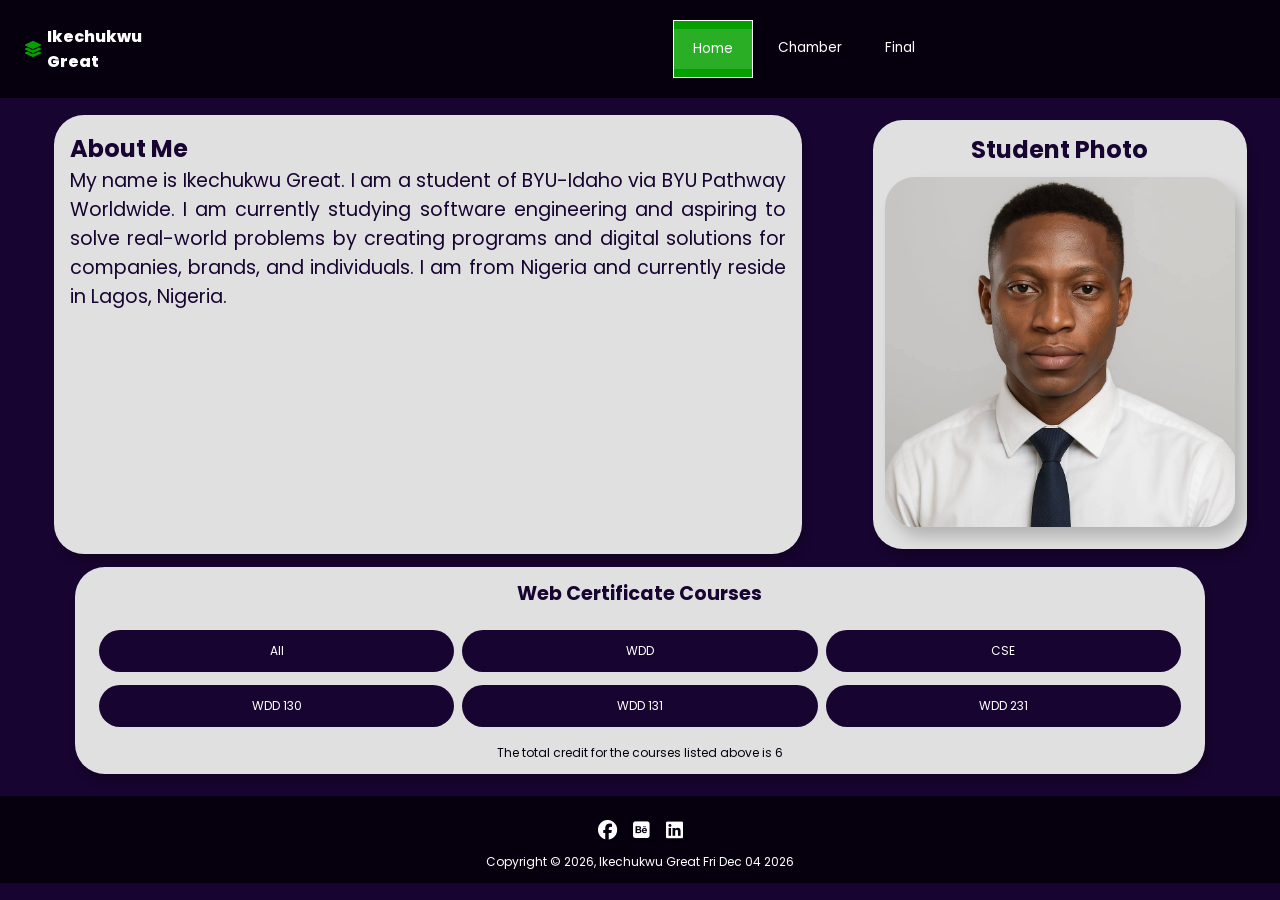
<file: index.html>
<!DOCTYPE html>
<html lang="en">

<head>
    <meta charset="UTF-8">
    <meta name="viewport" content="width=device-width, initial-scale=1.0">
    <meta name="description" content="Course homepage where my other projects for the term can easily be accessed">
    <meta name="author" content="Ikechukwu Great">
    <meta property="og:title" content="home page for wdd231 projects">
    <meta property="og:description" content="This act as a home for all my project 
    for wdd231. There are navigation sites to other projects">
    <link rel="icon" href="Images/homepage_icon.ico" type="image/x-icon">

    <link rel="stylesheet" href="styles/style_small.css">
    <link rel="stylesheet" href="styles/style_large.css">
    <script src="scripts/date.js" defer></script>
    <script src="scripts/menu.js" defer></script>
    <link rel="stylesheet" href="https://cdnjs.cloudflare.com/ajax/libs/font-awesome/6.5.0/css/all.min.css"
        crossorigin="anonymous" referrerpolicy="no-referrer" />
    <link rel="preconnect" href="https://fonts.googleapis.com">
    <link rel="preconnect" href="https://fonts.gstatic.com" crossorigin>
    <link href="https://fonts.googleapis.com/css2?family=Poppins:wght@400;700;800&display=swap" rel="stylesheet">
    <title>Course Home Page</title>
</head>

<body>

    <header>
        <div class="logo-container">
            <i class="fa-solid fa-layer-group"></i>
            <span>Ikechukwu Great</span>
        </div>

       
        <button class="hambugger-icon" id="nav-btn" aria-expanded="false"></button>

       
        <nav id="nav-bar" class="navigation">
            <ul>
                <li class="active"><a href="#">Home</a></li>
                <li><a href="chamber/index.html">Chamber</a></li>
                <li><a href="#">Final</a></li>
            </ul>
        </nav>

    </header>


    <main>
        <h1 class="heading">HOME</h1>

        <section class="about-me-section">
            <h2>About Me</h2>
            <p>
                My name is Ikechukwu Great. I am a student of BYU-Idaho via BYU Pathway Worldwide. I am currently
                studying software engineering and aspiring to solve real-world problems by creating programs and
                digital solutions for companies, brands, and individuals. I am from Nigeria and currently
                reside in Lagos, Nigeria.
            </p>
        </section>

        <section class="image-section">
            <h2>Student Photo</h2>
            <img src="Images/myimage.jpg" alt="Photo of Ikechukwu Great">
        </section>

        <section class="web-certificate-section">
            <h2>Web Certificate Courses</h2>
            <div class="course-container">
               
                <div class="courses">All</div>
                <div class="courses">WDD</div>
                <div class="courses">CSE</div>
                <div class="courses" id="course1">WDD 130</div>
                <div class="courses"  id="course2">WDD 131</div>
                <div class="courses"  id="course3">WDD 231</div>
            </div>
            <p class="point">The total credit for the courses listed above is 6</p>
        </section>

        <dialog id="courseInfo">
            <h2 id="courseTitle"></h2>
            <p id="courseDescription"></p>
            <button id="closeDialog">close</button>
        </dialog>

    </main>

    <footer>
        <div class="socialmedi-container">
            
            <a href="#" aria-label="Facebook"><i class="fa-brands fa-facebook"></i></a>
            <a href="https://www.behance.net/greatichimere" aria-label="Behance" target="_blank" rel="noopener">
                <i class="fa-brands fa-square-behance"></i>
            </a>
            <a href="https://www.linkedin.com/in/ikechukwu-great" aria-label="LinkedIn" target="_blank" rel="noopener">
                <i class="fa-brands fa-linkedin"></i>
            </a>
        </div>


        <p>Copyright &copy; <span id="current-year"></span>, Ikechukwu Great
            <span id="lastModified"></span>
        </p>
    </footer>

</body>
</html>
</file>
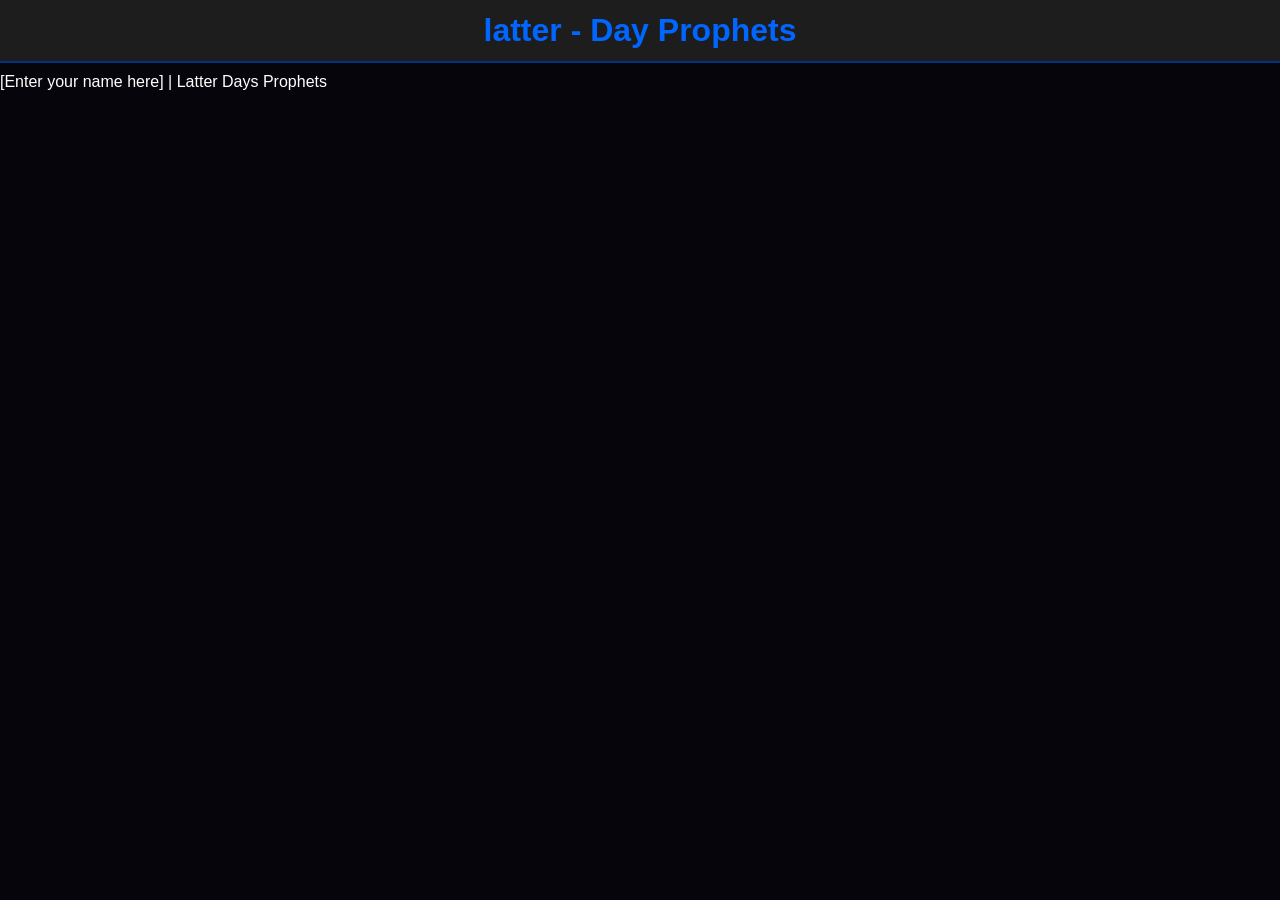
<file: prophets.html>
<!DOCTYPE html>
<html lang="en">
<head>
    <meta charset="UTF-8">
    <meta name="viewport" content="width=device-width, initial-scale=1.0">
    <meta name="description" content="Usig APIs to dynmically build latter-day-prophets web page">
    <meta name="author" content="Ikechukwu Great">
    <link rel="stylesheet" href="styles/prophets.css">
    <script src="scripts/prophets.js" defer></script>
    <title> Latter Days Prophets - websites </title>
</head>
<body>
    <header>
        <h1>latter - Day Prophets </h1>
    </header>

    <main>
        <div id="cards"></div>
    </main>

    <footer>
        [Enter your name here] | Latter Days Prophets
    </footer>
    
</body>
</html>
</file>
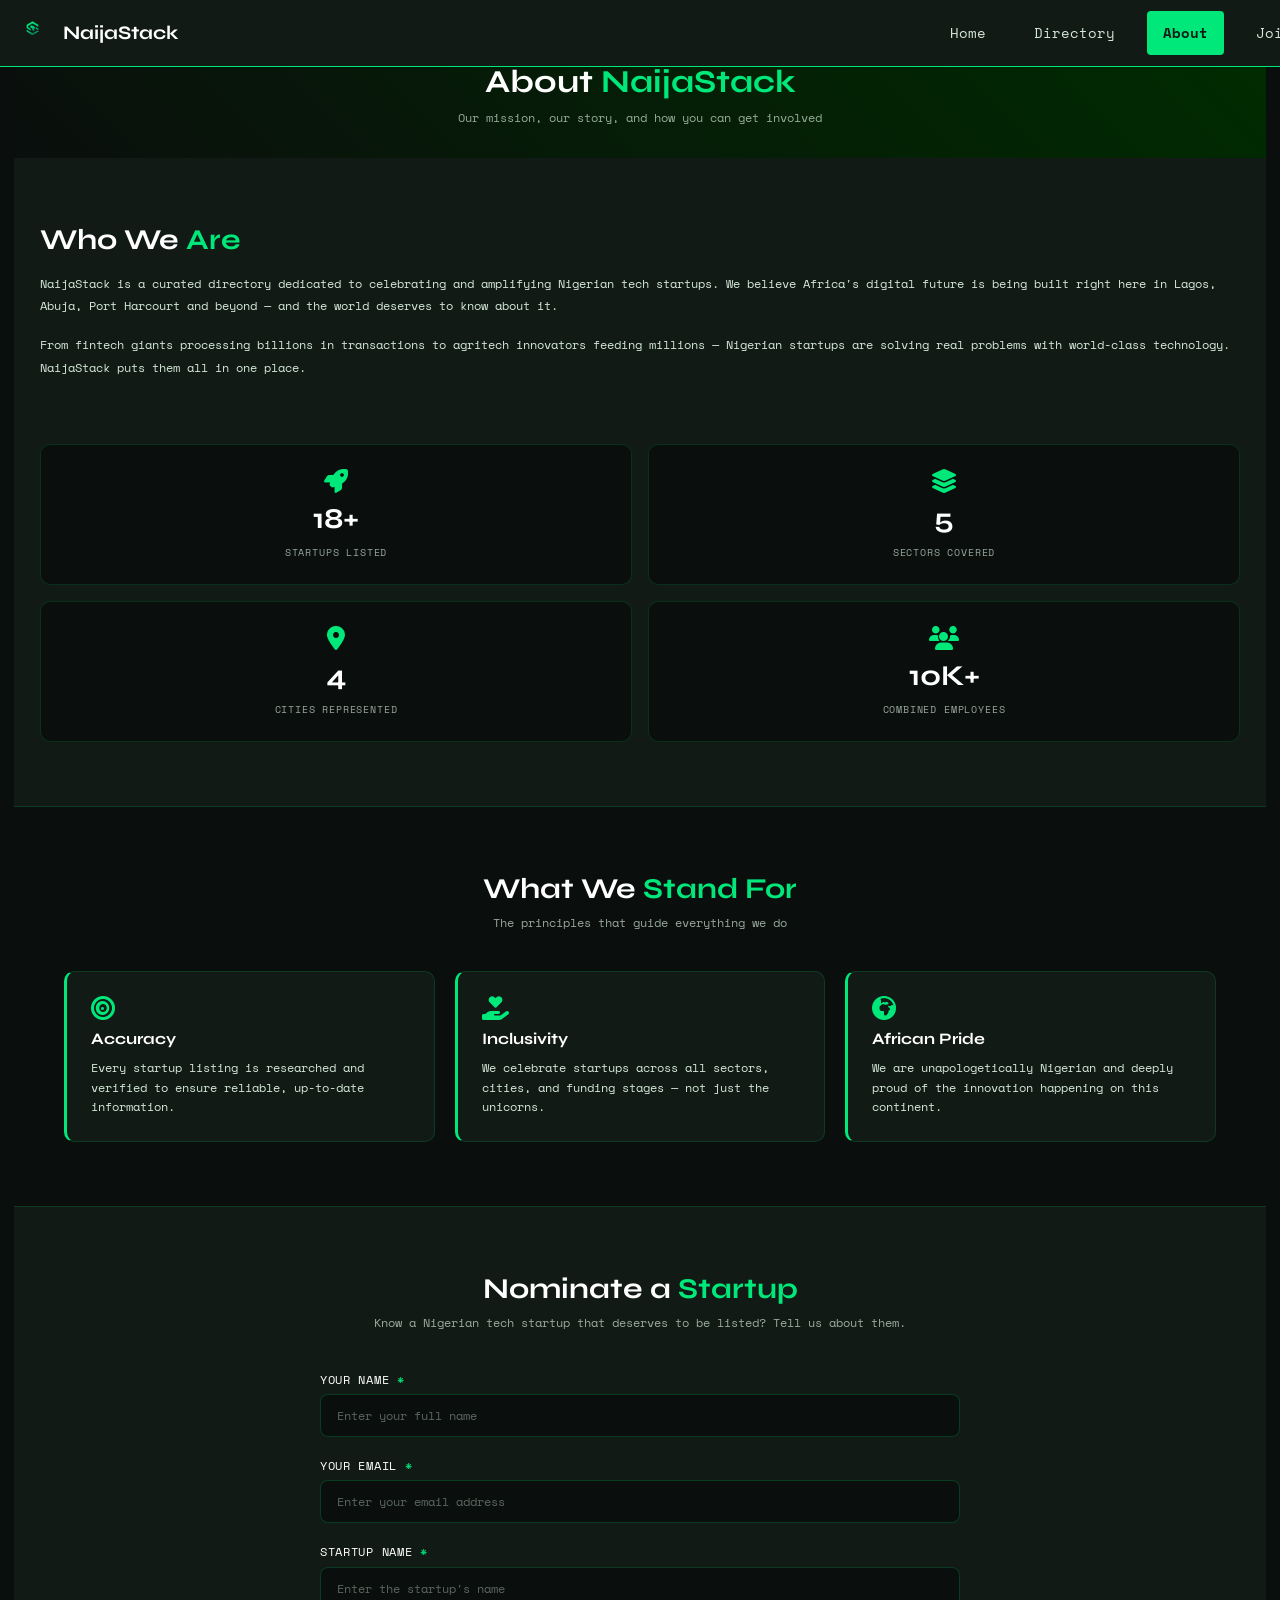
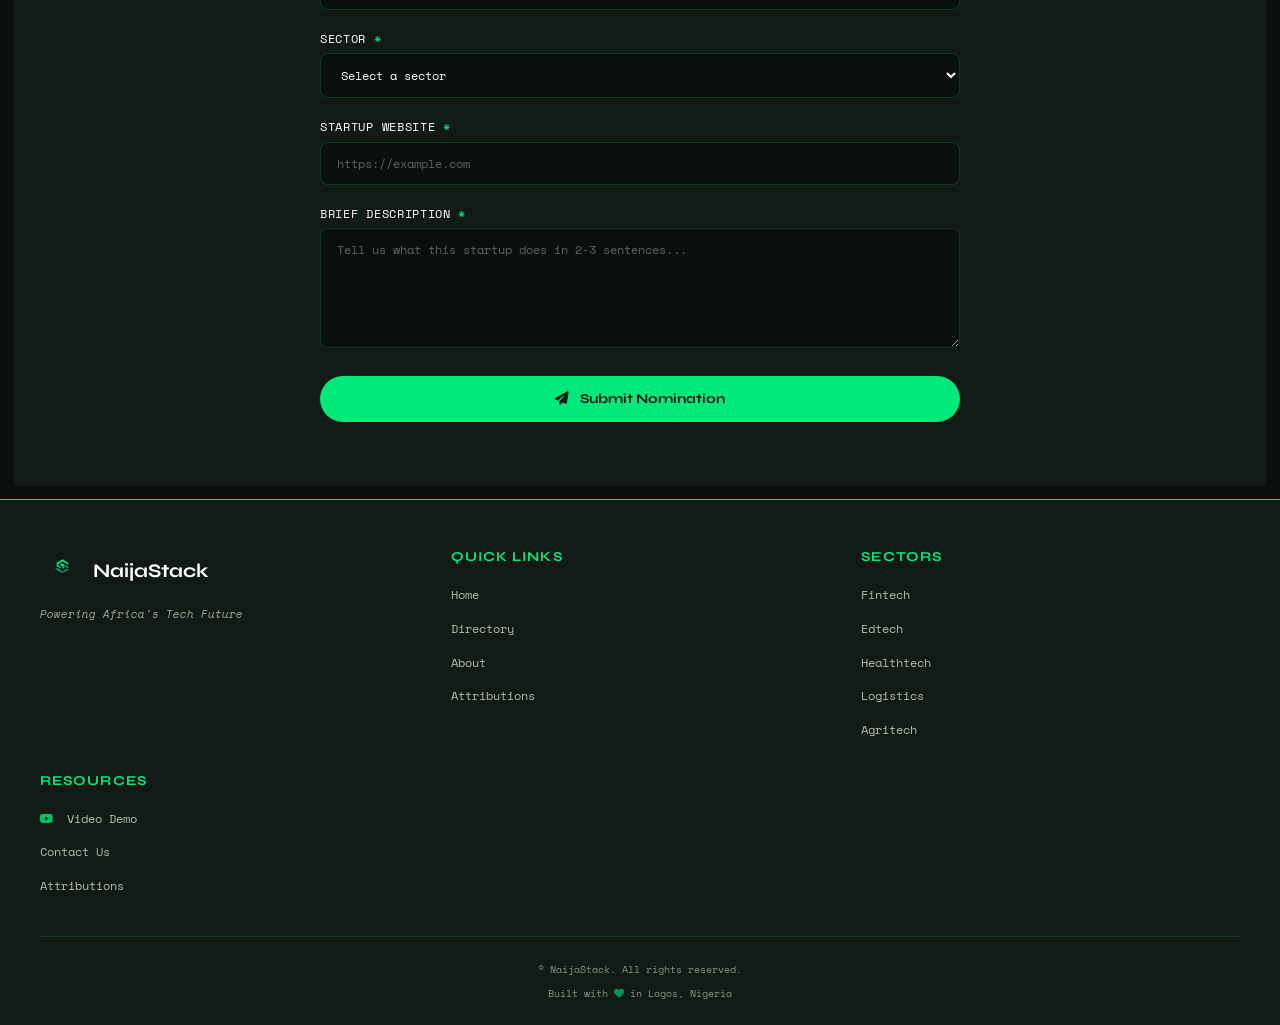
<file: finalproject/about.html>
<!DOCTYPE html>
<html lang="en">

<head>
  <meta charset="UTF-8">
  <meta name="viewport" content="width=device-width, initial-scale=1.0">
  <meta name="description"
    content="Learn about NaijaStack, our mission to showcase Nigerian tech startups, and nominate a startup to be listed in our directory.">
  <meta name="author" content="Greatdev655">

  <!-- Open Graph -->
  <meta property="og:title" content="NaijaStack | About Us">
  <meta property="og:description"
    content="Learn about NaijaStack and nominate a Nigerian tech startup to be listed in our directory.">
  <meta property="og:image" content="images/og-image.webp">
  <meta property="og:type" content="website">

  <title>NaijaStack | About Us</title>

  <link rel="icon" href="images/favicon.ico">
  <link rel="stylesheet" href="styles/base.css">
  <link rel="stylesheet" href="styles/base_large.css">
  <link rel="stylesheet" href="https://cdnjs.cloudflare.com/ajax/libs/font-awesome/6.5.0/css/all.min.css">
  <link
    href="https://fonts.googleapis.com/css2?family=Syne:wght@400;700;800&family=Space+Mono:wght@400;700&display=swap"
    rel="stylesheet">
  <script defer src="scripts/main.js"></script>
</head>

<body>

  <!-- ======= HEADER ======= -->
  <header>
    <div class="logo_container">

      <img src="images/naijastacklogo .webp" alt="NaijaStack logo">
      <h2>NaijaStack</h2>
    </div>

    <nav class="navigation">
      <ul>
        <li><a href="index.html">Home</a></li>
        <li><a href="directory.html">Directory</a></li>
        <li><a href="about.html" class="active">About</a></li>
        <li><a href="about.html#contact">Join</a></li>
      </ul>
    </nav>

    <div class="hamburgger-menu">
      <button id="menu-btn"><i class="fa-solid fa-bars"></i></button>
    </div>
  </header>

  <main>

    <!-- ======= PAGE HERO ======= -->
    <section class="page-hero">
      <h1>About <span>NaijaStack</span></h1>
      <p>Our mission, our story, and how you can get involved</p>
    </section>

    <!-- ======= MISSION SECTION ======= -->
    <section class="mission-section">
      <div class="mission-container">

        <div class="mission-text">
          <h2>Who We <span>Are</span></h2>
          <p>NaijaStack is a curated directory dedicated to celebrating and amplifying Nigerian tech startups. We
            believe Africa's digital future is being built right here in Lagos, Abuja, Port Harcourt and beyond — and
            the world deserves to know about it.</p>
          <p>From fintech giants processing billions in transactions to agritech innovators feeding millions — Nigerian
            startups are solving real problems with world-class technology. NaijaStack puts them all in one place.</p>
        </div>

        <div class="mission-stats">
          <div class="mission-stat-card">
            <i class="fa-solid fa-rocket"></i>
            <h3>18+</h3>
            <p>Startups Listed</p>
          </div>
          <div class="mission-stat-card">
            <i class="fa-solid fa-layer-group"></i>
            <h3>5</h3>
            <p>Sectors Covered</p>
          </div>
          <div class="mission-stat-card">
            <i class="fa-solid fa-location-dot"></i>
            <h3>4</h3>
            <p>Cities Represented</p>
          </div>
          <div class="mission-stat-card">
            <i class="fa-solid fa-users"></i>
            <h3>10K+</h3>
            <p>Combined Employees</p>
          </div>
        </div>

      </div>
    </section>

    <!-- ======= VALUES SECTION ======= -->
    <section class="values-section">
      <div class="section-header">
        <h2>What We <span>Stand For</span></h2>
        <p>The principles that guide everything we do</p>
      </div>

      <div class="values-grid">
        <div class="value-card">
          <i class="fa-solid fa-bullseye"></i>
          <h3>Accuracy</h3>
          <p>Every startup listing is researched and verified to ensure reliable, up-to-date information.</p>
        </div>
        <div class="value-card">
          <i class="fa-solid fa-hand-holding-heart"></i>
          <h3>Inclusivity</h3>
          <p>We celebrate startups across all sectors, cities, and funding stages — not just the unicorns.</p>
        </div>
        <div class="value-card">
          <i class="fa-solid fa-globe-africa"></i>
          <h3>African Pride</h3>
          <p>We are unapologetically Nigerian and deeply proud of the innovation happening on this continent.</p>
        </div>
      </div>
    </section>

    <!-- ======= CONTACT / NOMINATION FORM ======= -->
    <section class="contact-section" id="contact">
      <div class="section-header">
        <h2>Nominate a <span>Startup</span></h2>
        <p>Know a Nigerian tech startup that deserves to be listed? Tell us about them.</p>
      </div>

      <form class="nomination-form" action="thankyou.html" method="get">

        <div class="form-group">
          <label for="your-name">Your Name <span class="required">*</span></label>
          <input type="text" id="your-name" name="name" placeholder="Enter your full name" required>
        </div>

        <div class="form-group">
          <label for="your-email">Your Email <span class="required">*</span></label>
          <input type="email" id="your-email" name="email" placeholder="Enter your email address" required>
        </div>

        <div class="form-group">
          <label for="startup-name">Startup Name <span class="required">*</span></label>
          <input type="text" id="startup-name" name="startup" placeholder="Enter the startup's name" required>
        </div>

        <div class="form-group">
          <label for="startup-sector">Sector <span class="required">*</span></label>
          <select id="startup-sector" name="sector" required>
            <option value="" disabled selected>Select a sector</option>
            <option value="Fintech">Fintech</option>
            <option value="Edtech">Edtech</option>
            <option value="Healthtech">Healthtech</option>
            <option value="Logistics">Logistics</option>
            <option value="Agritech">Agritech</option>
            <option value="Other">Other</option>
          </select>
        </div>

        <div class="form-group">
          <label for="startup-website">Startup Website <span class="required">*</span></label>
          <input type="url" id="startup-website" name="website" placeholder="https://example.com" required>
        </div>

        <div class="form-group">
          <label for="startup-description">Brief Description <span class="required">*</span></label>
          <textarea id="startup-description" name="description"
            placeholder="Tell us what this startup does in 2-3 sentences..." rows="4" required></textarea>
        </div>

        <button type="submit" class="submit-btn">
          <i class="fa-solid fa-paper-plane"></i> Submit Nomination
        </button>

      </form>
    </section>

  </main>

  <!-- ======= FOOTER ======= -->
  <footer>
    <div class="footer-container">
      <div class="footer-brand">
        <div class="logo_container">
          <img src="images/naijastacklogo .webp" alt="NaijaStack logo">
          <h2>NaijaStack</h2>
        </div>
        <p class="footer-tagline">Powering Africa's Tech Future</p>
      </div>

      <div class="footer-links">
        <h4>Quick Links</h4>
        <ul>
          <li><a href="index.html">Home</a></li>
          <li><a href="directory.html">Directory</a></li>
          <li><a href="about.html">About</a></li>
          <li><a href="attributions.html">Attributions</a></li>
        </ul>
      </div>

      <div class="footer-links">
        <h4>Sectors</h4>
        <ul>
          <li><a href="directory.html?sector=Fintech">Fintech</a></li>
          <li><a href="directory.html?sector=Edtech">Edtech</a></li>
          <li><a href="directory.html?sector=Healthtech">Healthtech</a></li>
          <li><a href="directory.html?sector=Logistics">Logistics</a></li>
          <li><a href="directory.html?sector=Agritech">Agritech</a></li>
        </ul>
      </div>

      <div class="footer-links">
        <h4>Resources</h4>
        <ul>
          <li>
            <a href="https://youtube.com" target="_blank" rel="noopener noreferrer">
              <i class="fa-brands fa-youtube"></i> Video Demo
            </a>
          </li>
          <li><a href="about.html">Contact Us</a></li>
          <li><a href="attributions.html">Attributions</a></li>
        </ul>
      </div>
    </div>

    <div class="footer-bottom">
      <p>&copy; <span id="current-year"></span> NaijaStack. All rights reserved.</p>
      <p>Built with <i class="fa-solid fa-heart" style="color: var(--primary-accent);"></i> in Lagos, Nigeria</p>
    </div>
  </footer>



</body>

</html>
</file>
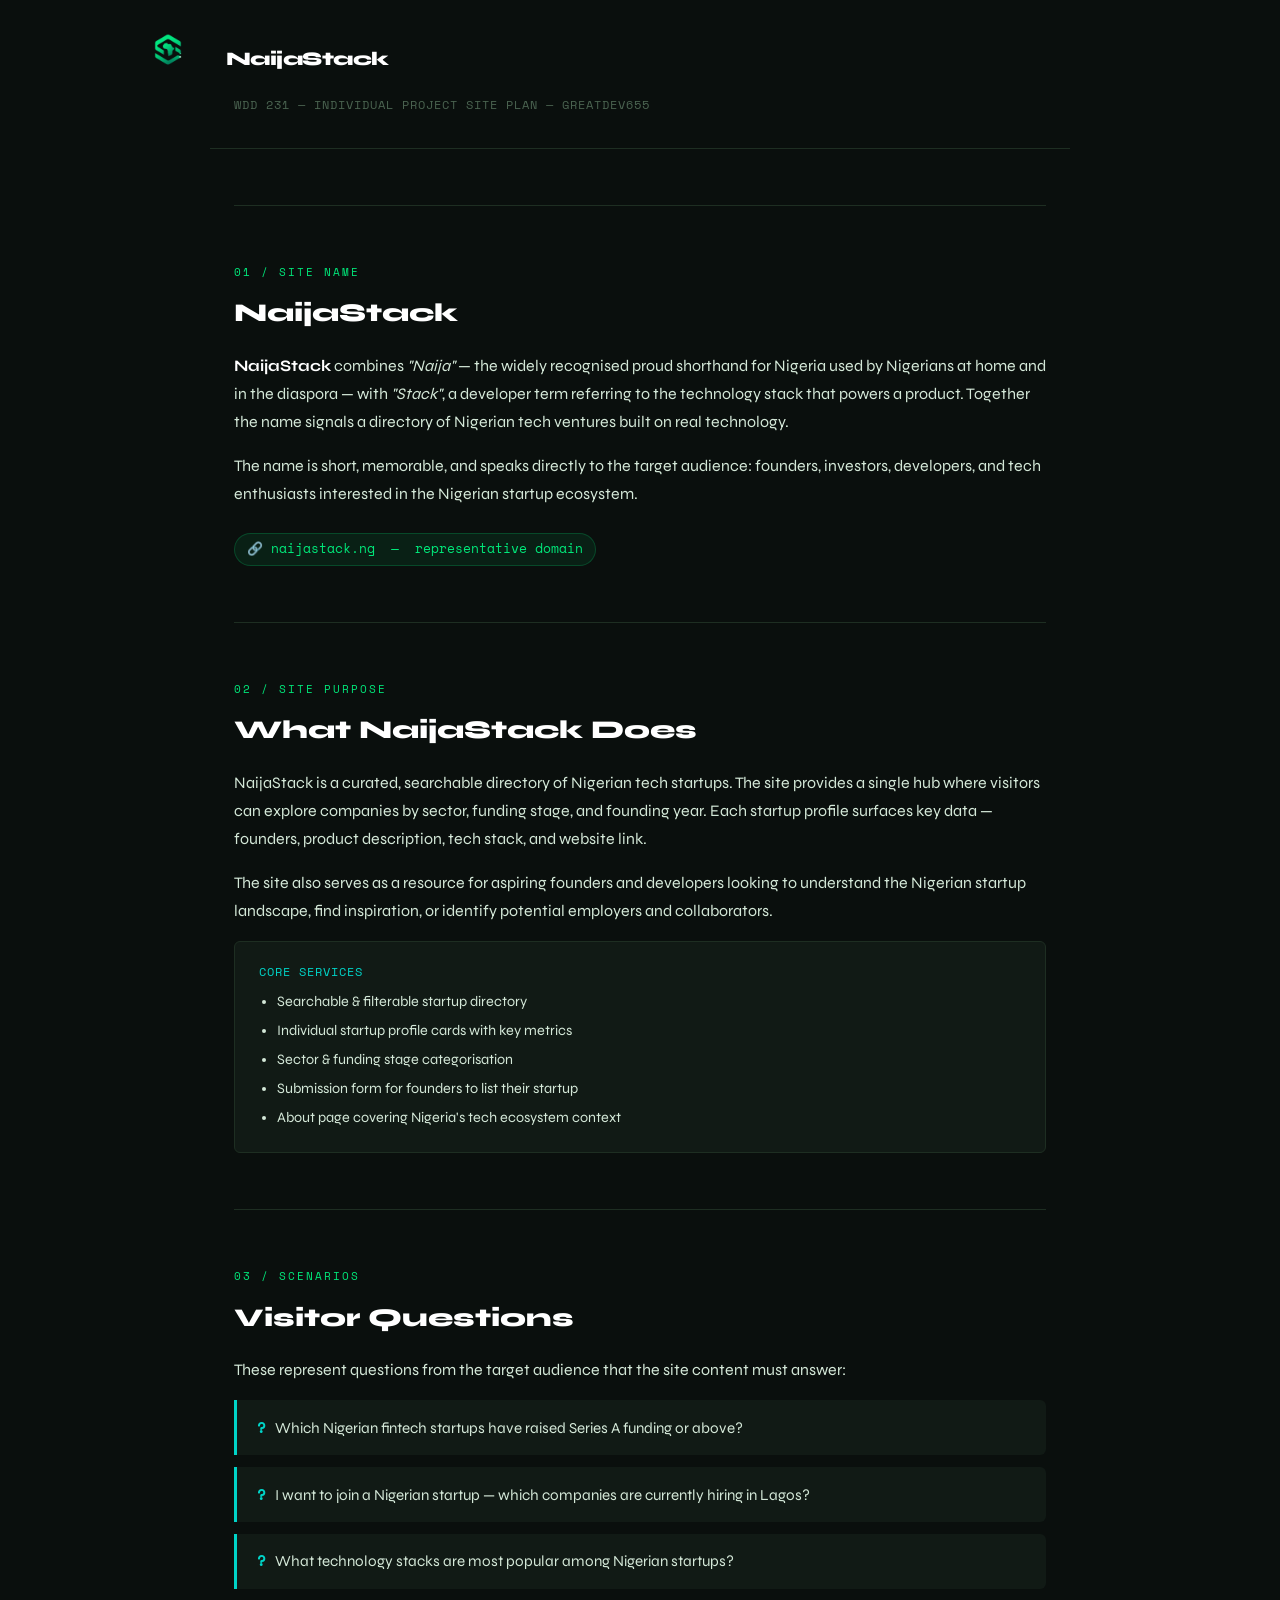
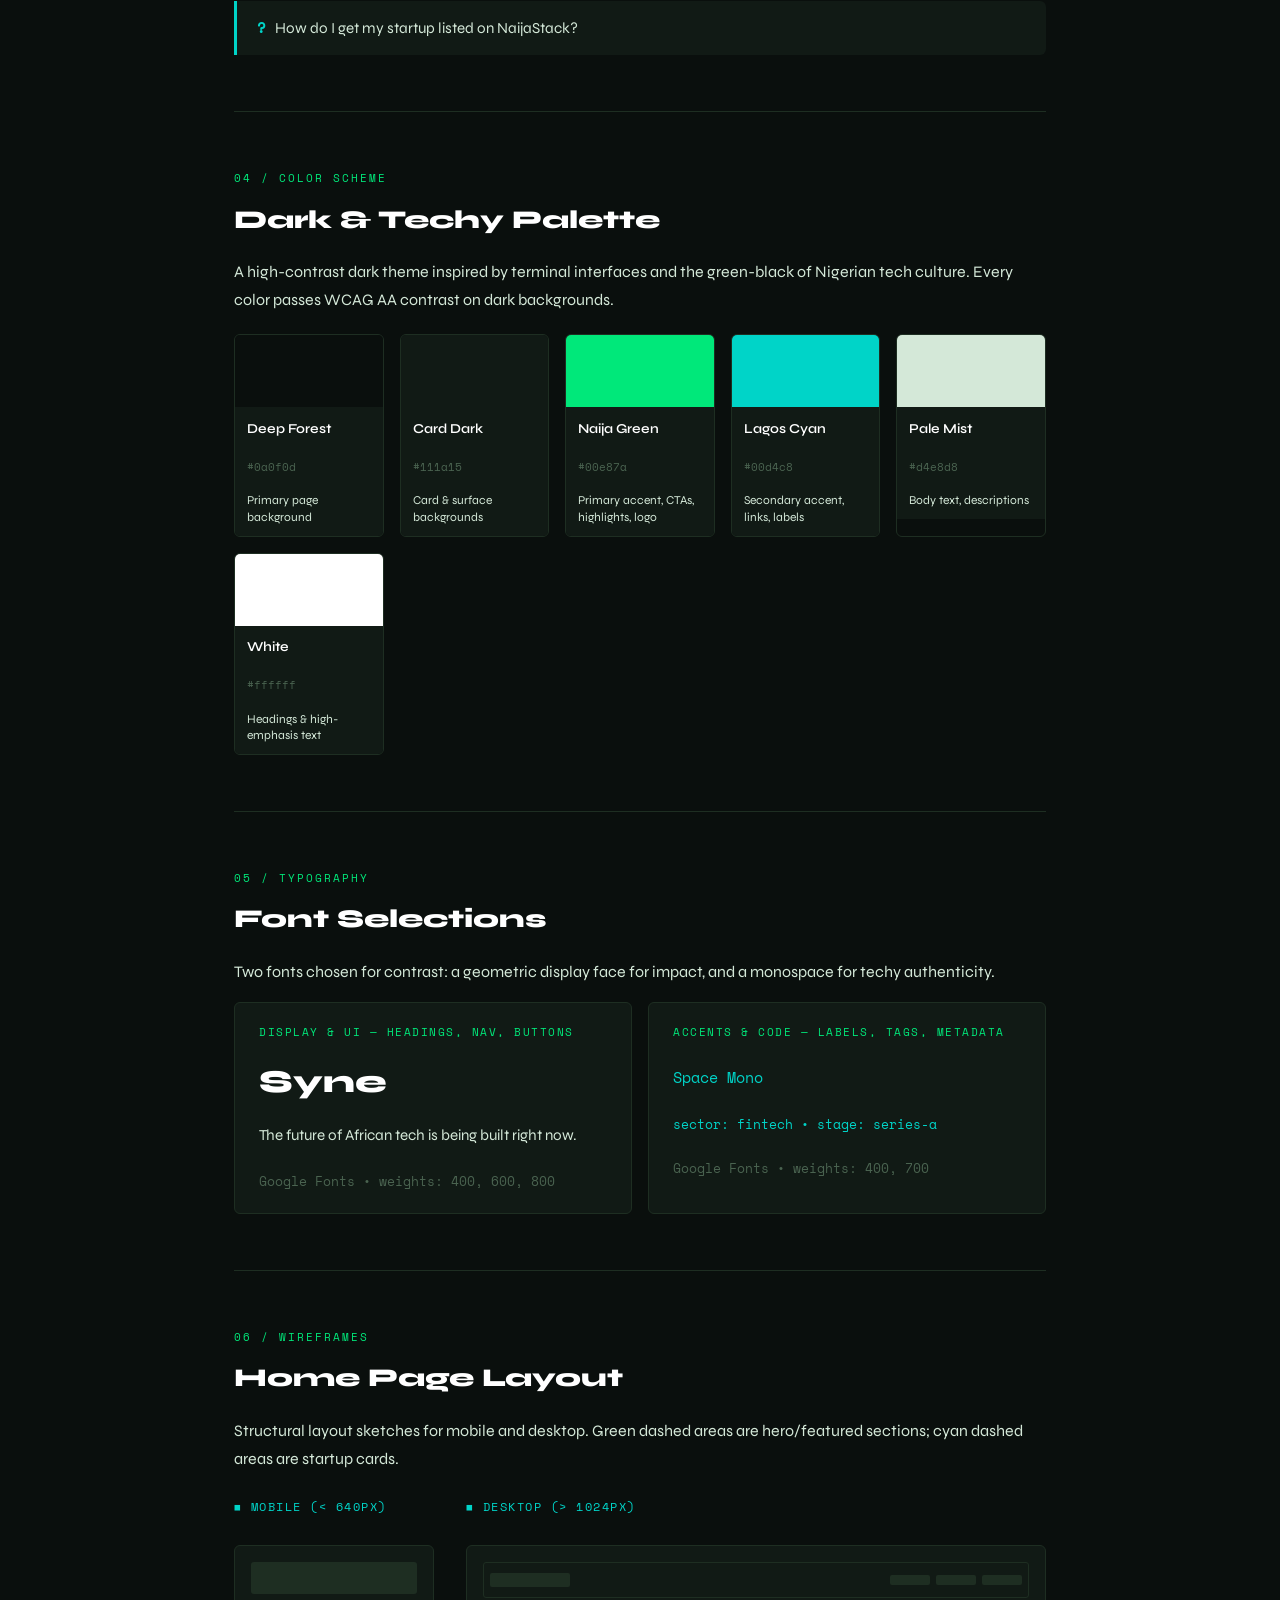
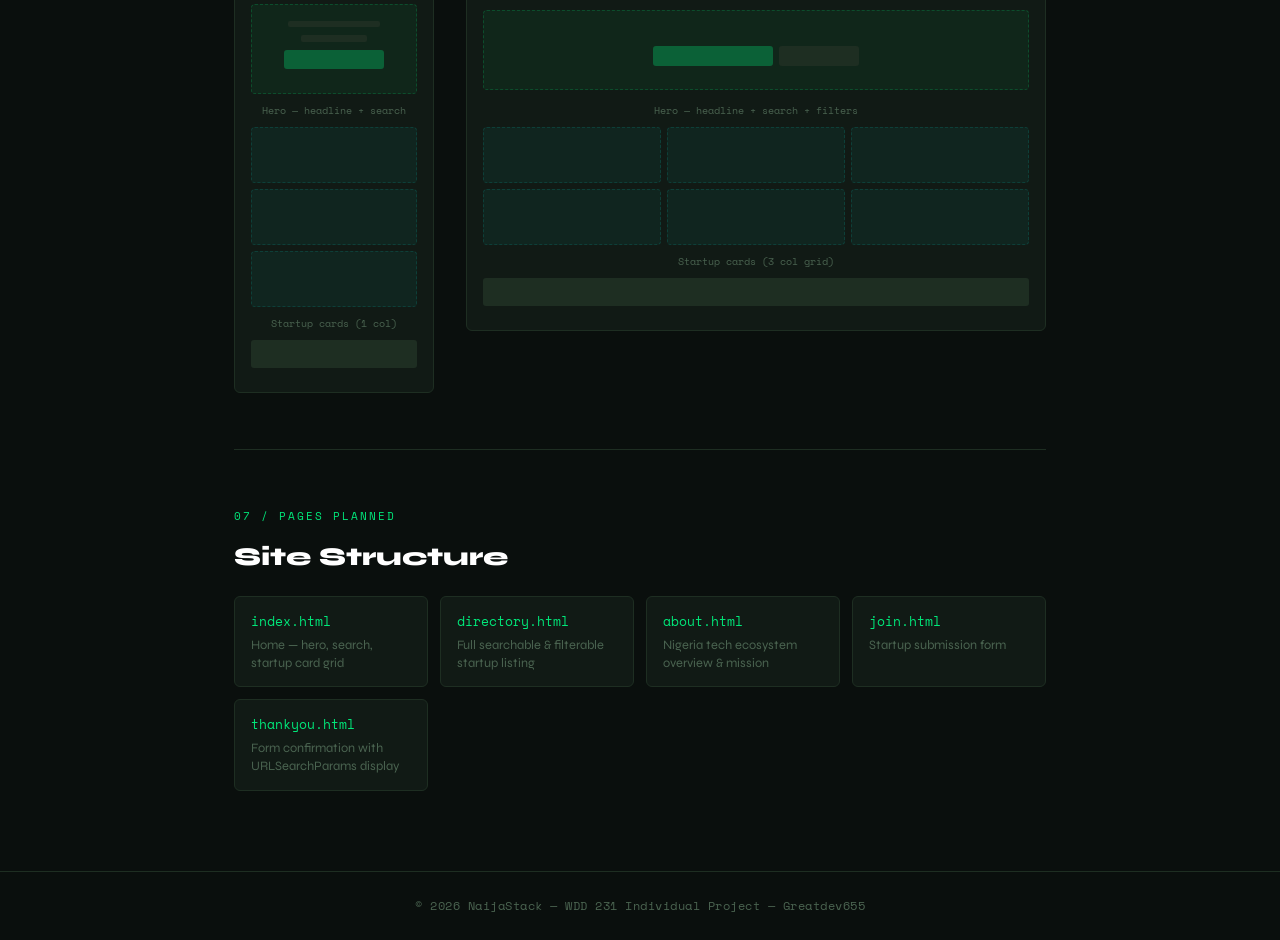
<file: finalproject/siteplan.html>
<!DOCTYPE html>
<html lang="en">

<head>
    <meta charset="UTF-8">
    <meta name="viewport" content="width=device-width, initial-scale=1.0">
    <meta name="description"
        content="Site plan for NaijaStack, a directory of Nigerian tech startups. Includes site name, purpose, scenarios, color scheme, typography, wireframes, and planned pages.">
     
        <link rel="preconnect" href="https://fonts.googleapis.com" />
    <link rel="preconnect" href="https://fonts.gstatic.com" crossorigin />
    <link rel="icon" href="Images/favicon (1).ico" type="image/x-icon">
    <link
        href="https://fonts.googleapis.com/css2?family=Space+Mono:wght@400;700&family=Syne:wght@400;600;800&display=swap"
        rel="stylesheet">
    <link rel="stylesheet" href="styles/siteplan.css">
    <title> NaijaStack Site Plan</title>
</head>

<body>
    <header>
        <div class="logo-container">
            <img src="images/naijastacklogo .webp" alt="naijastack logo" class="logo_img">
            <h2>NaijaStack</h2>
        </div>
        <p class="tagline">WDD 231 &mdash; Individual Project Site Plan &mdash; Greatdev655</p>
    </header>

    <main>

        <!-- SITE NAME -->
        <section>
            <p class="section-label">01 / Site Name</p>
            <h2>NaijaStack</h2>
            <p>
                <strong style="color:var(--heading)">NaijaStack</strong> combines <em>"Naija"</em> — the widely
                recognised proud shorthand for Nigeria used by Nigerians at home and in the diaspora — with
                <em>"Stack"</em>, a developer term referring to the technology stack that powers a product. Together the
                name signals a directory of Nigerian tech ventures built on real technology.
            </p>
            <p>
                The name is short, memorable, and speaks directly to the target audience: founders, investors,
                developers, and tech enthusiasts interested in the Nigerian startup ecosystem.
            </p>
            <div class="domain-chip">&#128279; naijastack.ng &nbsp;—&nbsp; representative domain</div>
        </section>

        <!-- SITE PURPOSE -->
        <section>
            <p class="section-label">02 / Site Purpose</p>
            <h2>What NaijaStack Does</h2>
            <p>
                NaijaStack is a curated, searchable directory of Nigerian tech startups. The site provides a single hub
                where visitors can explore companies by sector, funding stage, and founding year. Each startup profile
                surfaces key data — founders, product description, tech stack, and website link.
            </p>
            <p>
                The site also serves as a resource for aspiring founders and developers looking to understand the
                Nigerian startup landscape, find inspiration, or identify potential employers and collaborators.
            </p>
            <div class="card">
                <p class="card-label">Core Services</p>
                <ul style="padding-left:1.1rem; color:var(--text); font-size:0.9rem; line-height:2;">
                    <li>Searchable &amp; filterable startup directory</li>
                    <li>Individual startup profile cards with key metrics</li>
                    <li>Sector &amp; funding stage categorisation</li>
                    <li>Submission form for founders to list their startup</li>
                    <li>About page covering Nigeria's tech ecosystem context</li>
                </ul>
            </div>
        </section>

        <!-- SCENARIOS -->
        <section>
            <p class="section-label">03 / Scenarios</p>
            <h2>Visitor Questions</h2>
            <p>These represent questions from the target audience that the site content must answer:</p>
            <ul class="scenario-list">
                <li>Which Nigerian fintech startups have raised Series A funding or above?</li>
                <li>I want to join a Nigerian startup — which companies are currently hiring in Lagos?</li>
                <li>What technology stacks are most popular among Nigerian startups?</li>
                <li>How do I get my startup listed on NaijaStack?</li>
            </ul>
        </section>

        <!-- COLOR SCHEME -->
        <section>
            <p class="section-label">04 / Color Scheme</p>
            <h2>Dark &amp; Techy Palette</h2>
            <p>A high-contrast dark theme inspired by terminal interfaces and the green-black of Nigerian tech culture.
                Every color passes WCAG AA contrast on dark backgrounds.</p>

            <div class="color-grid">

                <div class="swatch">
                    <div class="swatch-block" style="background:#0a0f0d;"></div>
                    <div class="swatch-info">
                        <p class="swatch-name">Deep Forest</p>
                        <p class="swatch-hex">#0a0f0d</p>
                        <p class="swatch-use">Primary page background</p>
                    </div>
                </div>

                <div class="swatch">
                    <div class="swatch-block" style="background:#111a15;"></div>
                    <div class="swatch-info">
                        <p class="swatch-name">Card Dark</p>
                        <p class="swatch-hex">#111a15</p>
                        <p class="swatch-use">Card &amp; surface backgrounds</p>
                    </div>
                </div>

                <div class="swatch">
                    <div class="swatch-block" style="background:#00e87a;"></div>
                    <div class="swatch-info">
                        <p class="swatch-name">Naija Green</p>
                        <p class="swatch-hex">#00e87a</p>
                        <p class="swatch-use">Primary accent, CTAs, highlights, logo</p>
                    </div>
                </div>

                <div class="swatch">
                    <div class="swatch-block" style="background:#00d4c8;"></div>
                    <div class="swatch-info">
                        <p class="swatch-name">Lagos Cyan</p>
                        <p class="swatch-hex">#00d4c8</p>
                        <p class="swatch-use">Secondary accent, links, labels</p>
                    </div>
                </div>

                <div class="swatch">
                    <div class="swatch-block" style="background:#d4e8d8;"></div>
                    <div class="swatch-info">
                        <p class="swatch-name">Pale Mist</p>
                        <p class="swatch-hex">#d4e8d8</p>
                        <p class="swatch-use">Body text, descriptions</p>
                    </div>
                </div>

                <div class="swatch">
                    <div class="swatch-block" style="background:#ffffff;"></div>
                    <div class="swatch-info">
                        <p class="swatch-name">White</p>
                        <p class="swatch-hex">#ffffff</p>
                        <p class="swatch-use">Headings &amp; high-emphasis text</p>
                    </div>
                </div>

            </div>
        </section>

        <!-- TYPOGRAPHY -->
        <section>
            <p class="section-label">05 / Typography</p>
            <h2>Font Selections</h2>
            <p>Two fonts chosen for contrast: a geometric display face for impact, and a monospace for techy
                authenticity.</p>

            <div class="font-demo">

                <div class="font-card">
                    <p class="font-tag">Display &amp; UI — Headings, Nav, Buttons</p>
                    <p class="font-sample-syne">Syne</p>
                    <p style="font-family:'Syne',sans-serif; font-size:0.95rem; color:var(--text);">
                        The future of African tech is being built right now.
                    </p>
                    <p class="font-meta">Google Fonts &bull; weights: 400, 600, 800</p>
                </div>

                <div class="font-card">
                    <p class="font-tag">Accents &amp; Code — Labels, Tags, Metadata</p>
                    <p class="font-sample-mono">Space Mono</p>
                    <p style="font-family:'Space Mono',monospace; font-size:0.82rem; color:var(--cyan);">
                        sector: fintech &bull; stage: series-a
                    </p>
                    <p class="font-meta">Google Fonts &bull; weights: 400, 700</p>
                </div>

            </div>
        </section>

        <!-- WIREFRAME -->
        <section>
            <p class="section-label">06 / Wireframes</p>
            <h2>Home Page Layout</h2>
            <p>Structural layout sketches for mobile and desktop. Green dashed areas are hero/featured sections; cyan
                dashed areas are startup cards.</p>

            <div class="wireframe-grid">

                <!-- MOBILE -->
                <div class="wireframe-wrap">
                    <p class="wireframe-title">&#9632; Mobile (&lt; 640px)</p>
                    <div class="wf">
                        <!-- nav -->
                        <div class="wf-bar" style="height:32px; margin-bottom:0.6rem;"></div>
                        <!-- hero -->
                        <div class="wf-hero" style="height:90px;">
                            <div class="wf-text-line" style="width:70%;"></div>
                            <div class="wf-text-line" style="width:50%;"></div>
                            <div class="wf-bar" style="width:100px; height:24px; background:rgba(0,232,122,0.3);"></div>
                        </div>
                        <p class="wf-label" style="margin-bottom:0.5rem;">Hero — headline + search</p>
                        <!-- cards stacked -->
                        <div class="wf-card-row" style="grid-template-columns:1fr;">
                            <div class="wf-card-block"></div>
                            <div class="wf-card-block"></div>
                            <div class="wf-card-block"></div>
                        </div>
                        <p class="wf-label" style="margin-bottom:0.5rem;">Startup cards (1 col)</p>
                        <!-- footer -->
                        <div class="wf-bar" style="height:28px;"></div>
                    </div>
                </div>

                <!-- DESKTOP -->
                <div class="wireframe-wrap">
                    <p class="wireframe-title">&#9632; Desktop (&gt; 1024px)</p>
                    <div class="wf">
                        <!-- nav -->
                        <div class="wf-bar"
                            style="height:36px; margin-bottom:0.75rem; display:flex; justify-content:space-between; align-items:center; padding:0 6px; background:transparent; border:1px solid var(--border); border-radius:3px;">
                            <div style="width:80px; height:14px; background:var(--border); border-radius:2px;"></div>
                            <div style="display:flex; gap:6px;">
                                <div style="width:40px; height:10px; background:var(--border); border-radius:2px;">
                                </div>
                                <div style="width:40px; height:10px; background:var(--border); border-radius:2px;">
                                </div>
                                <div style="width:40px; height:10px; background:var(--border); border-radius:2px;">
                                </div>
                            </div>
                        </div>
                        <!-- hero full width -->
                        <div class="wf-hero" style="height:80px; margin-bottom:0.75rem;">
                            <div class="wf-text-line" style="width:55%;"></div>
                            <div class="wf-text-line" style="width:40%;"></div>
                            <div style="display:flex; gap:6px; margin-top:4px;">
                                <div class="wf-bar" style="width:120px; height:20px; background:rgba(0,232,122,0.3);">
                                </div>
                                <div class="wf-bar" style="width:80px; height:20px;"></div>
                            </div>
                        </div>
                        <p class="wf-label" style="margin-bottom:0.5rem;">Hero — headline + search + filters</p>
                        <!-- 3 col cards -->
                        <div class="wf-card-row"
                            style="grid-template-columns:1fr 1fr 1fr; gap:0.4rem; margin-bottom:0.4rem;">
                            <div class="wf-card-block"></div>
                            <div class="wf-card-block"></div>
                            <div class="wf-card-block"></div>
                        </div>
                        <div class="wf-card-row" style="grid-template-columns:1fr 1fr 1fr; gap:0.4rem;">
                            <div class="wf-card-block"></div>
                            <div class="wf-card-block"></div>
                            <div class="wf-card-block"></div>
                        </div>
                        <p class="wf-label" style="margin-bottom:0.5rem;">Startup cards (3 col grid)</p>
                        <!-- footer -->
                        <div class="wf-bar" style="height:28px;"></div>
                    </div>
                </div>

            </div>
        </section>

        <!-- PAGES PLANNED -->
        <section>
            <p class="section-label">07 / Pages Planned</p>
            <h2>Site Structure</h2>
            <div class="pages-grid">
                <div class="page-chip">
                    <p class="page-chip-name">index.html</p>
                    <p class="page-chip-desc">Home — hero, search, startup card grid</p>
                </div>
                <div class="page-chip">
                    <p class="page-chip-name">directory.html</p>
                    <p class="page-chip-desc">Full searchable &amp; filterable startup listing</p>
                </div>
                <div class="page-chip">
                    <p class="page-chip-name">about.html</p>
                    <p class="page-chip-desc">Nigeria tech ecosystem overview &amp; mission</p>
                </div>
                <div class="page-chip">
                    <p class="page-chip-name">join.html</p>
                    <p class="page-chip-desc">Startup submission form</p>
                </div>
                <div class="page-chip">
                    <p class="page-chip-name">thankyou.html</p>
                    <p class="page-chip-desc">Form confirmation with URLSearchParams display</p>
                </div>
            </div>
        </section>

    </main>

    <footer>
        &copy; <span id="yr"></span> NaijaStack &mdash; WDD 231 Individual Project &mdash; Greatdev655
    </footer>
    <script>document.getElementById('yr').textContent = new Date().getFullYear();</script>


</body>

</html>
</file>
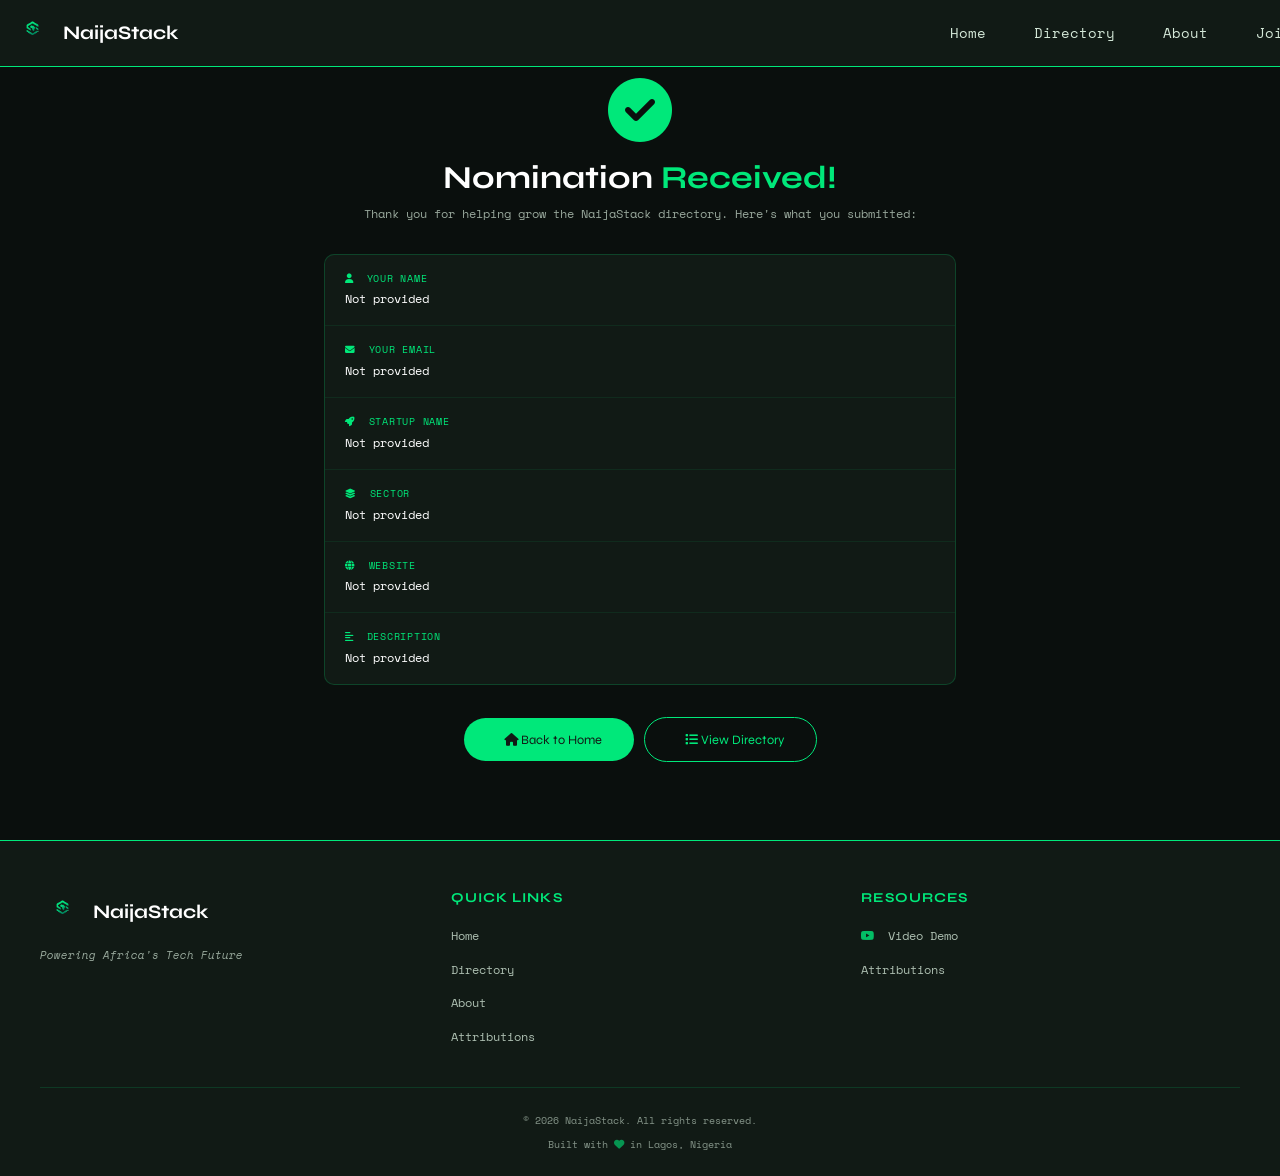
<file: finalproject/thankyou.html>
<!DOCTYPE html>
<html lang="en">

<head>
    <meta charset="UTF-8">
    <meta name="viewport" content="width=device-width, initial-scale=1.0">
    <meta name="description" content="Thank you for nominating a startup to NaijaStack.">
    <meta name="author" content="Greatdev655">
    <title>NaijaStack | Thank You</title>

    <link rel="icon" href="images/favicon.ico">
    <link rel="stylesheet" href="styles/base.css">
    <link rel="stylesheet" href="styles/base_large.css">
    <link rel="stylesheet" href="https://cdnjs.cloudflare.com/ajax/libs/font-awesome/6.5.0/css/all.min.css">
    <link
        href="https://fonts.googleapis.com/css2?family=Syne:wght@400;700;800&family=Space+Mono:wght@400;700&display=swap"
        rel="stylesheet">
    <script  src="scripts/main.js" defer></script>
    <script src="scripts/thankyou.js" defer></script>
</head>

<body>

    <!-- ======= HEADER ======= -->
    <header>
        <div class="logo_container">
            <img src="images/naijastacklogo .webp" alt="NaijaStack logo">
            <h2>NaijaStack</h2>
        </div>
        <nav class="navigation">
            <ul>
                <li><a href="index.html">Home</a></li>
                <li><a href="directory.html">Directory</a></li>
                <li><a href="about.html">About</a></li>
                <li><a href="about.html#contact">Join</a></li>
            </ul>
        </nav>
        <div class="hamburgger-menu">
            <button id="menu-btn"><i class="fa-solid fa-bars"></i></button>
        </div>
    </header>

    <main>
        <section class="thankyou-section">

            <!-- icon + heading -->
            <div class="thankyou-hero">
                <i class="fa-solid fa-circle-check"></i>
                <h1>Nomination <span>Received!</span></h1>
                <p>Thank you for helping grow the NaijaStack directory. Here's what you submitted:</p>
            </div>

            <!-- submitted data display -->
            <div class="submission-card" id="submission-card">
                <!-- JS renders data here -->
            </div>

            <!-- back home button -->
            <div class="thankyou-actions">
                <a href="index.html" class="view-all-btn">
                    <i class="fa-solid fa-house"></i> Back to Home
                </a>
                <a href="directory.html" class="view-all-btn secondary-btn">
                    <i class="fa-solid fa-list"></i> View Directory
                </a>
            </div>

        </section>
    </main>

    <!-- ======= FOOTER ======= -->
    <footer>
        <div class="footer-container">
            <div class="footer-brand">
                <div class="logo_container">
                    <img src="images/naijastacklogo .webp" alt="NaijaStack logo">
                    <h2>NaijaStack</h2>
                </div>
                <p class="footer-tagline">Powering Africa's Tech Future</p>
            </div>
            <div class="footer-links">
                <h4>Quick Links</h4>
                <ul>
                    <li><a href="index.html">Home</a></li>
                    <li><a href="directory.html">Directory</a></li>
                    <li><a href="about.html">About</a></li>
                    <li><a href="attributions.html">Attributions</a></li>
                </ul>
            </div>
            <div class="footer-links">
                <h4>Resources</h4>
                <ul>
                    <li>
                        <a href="https://youtube.com" target="_blank" rel="noopener noreferrer">
                            <i class="fa-brands fa-youtube"></i> Video Demo
                        </a>
                    </li>
                    <li><a href="attributions.html">Attributions</a></li>
                </ul>
            </div>
        </div>
        <div class="footer-bottom">
            <p>&copy; <span id="current-year"></span> NaijaStack. All rights reserved.</p>
            <p>Built with <i class="fa-solid fa-heart" style="color: var(--primary-accent);"></i> in Lagos, Nigeria</p>
        </div>
    </footer>



</body>

</html>
</file>
<file: styles/style_small.css>
* {
    margin: 0;
    padding: 0;
    box-sizing: border-box;
}

:root {
    
    --background-color: #180431;
    --primary-color: #fff;
    --font-header-color: rgb(5, 160, 0);
    --primary-font-size: .75rem;
    --secondary-font-size: 1rem;
    --primary-header-font-size: 1.5rem;
    --secondary-header-font-size: 1.8rem;
    --font-family: "Poppins", sans-serif;
    --secondary-font-family: sans-serif;
    --header-color: #06000e;
}

body {
    background: var(--background-color);
    color: var(--primary-color);
    font-family: var(--font-family);
}

header {
    display: flex;         
    width: 100%;
    background: var(--header-color);
    padding: .75rem;
    justify-content: space-between;
    align-items: center;
}

a {
    color: var(--primary-color);
    text-decoration: none;
}

.logo-container {
    display: flex;
    align-items: center;
    justify-content: center;
}

.logo-container i {
    font-size: var(--secondary-font-size);
    color: var(--font-header-color);
    margin-right: 5px;
}

.logo-container span {
    font-size: var(--secondary-font-size);
    font-family: var(--font-family);
    font-weight: 800;
}


/* ── Hamburger button ── */

button {
    background: transparent;
    border: none;
    cursor: pointer;
    font-size: 1.5rem;
    color: var(--primary-color);
}

.hambugger-icon::before {
    content: "\2630";         
    color: var(--primary-color);
}

.hambugger-icon.show::before {
    content: "\00D7";           
}


/* ── Mobile nav ── */

.navigation {
    display: none;
    width: 100%;
    padding: .75rem;
    align-items: center;
}


.navigation.show {
    display: block;
}

.navigation ul {
    display: flex;
    flex-direction: column;
    background: var(--background-color);
    width: 100%;
   
}

.navigation ul li {
    list-style: none;
    border-bottom: 1px solid var(--primary-color);
    text-align: center;
    padding: .5rem 0;
    transition: all .4s ease;
    cursor: pointer;
}

.navigation ul li:hover {
    background: var(--font-header-color);
    border: 1px solid var(--primary-color);
    color: var(--primary-color);
    border: 1px solid var(--primary-color);
}

.navigation ul li.active {
    background: var(--font-header-color);
    border: 1px solid var(--primary-color);
    color: var(--primary-color);
}


/* ── Main ── */

main {
    width: 100vw;
    display: flex;
    flex-direction: column;
    padding: .75rem;
    justify-content: center;
    /* Bug 7 fixed: center the sections horizontally */
    align-items: center;
}

main h1 {
    font-size: 1rem;
    margin-bottom: 10px;
    text-align: center;
}

section {
    width: 90%;
    background: #e0e0e0;
    border: none;
    border-radius: 30px;
    padding: .75rem;
    margin-bottom: 10px;
    display: flex;
    flex-direction: column;
    justify-content: center;
    align-items: center;
    /* Bug 6 fixed: rgba values need commas */
    box-shadow: 3px 8px 8px rgba(0, 0, 0, 0.2);
}


/* ── About Me ── */

.about-me-section h2 {
    font-size: var(--primary-header-font-size);
    color: var(--background-color);
    font-family: var(--font-family);
}

.about-me-section p {
    font-family: var(--secondary-font-family);
    color: #06000e;
    font-size: var(--primary-font-size);
}


/* ── Image section ── */

.image-section h2 {
    font-size: var(--primary-header-font-size);
    color: var(--background-color);
    font-family: var(--font-family);
    margin-bottom: 10px;
}

.image-section img {
    width: 100%;
    height: auto;
    border-radius: 30px;
    margin-bottom: 10px;
    /* Bug 6 fixed here too */
    box-shadow: 8px 10px 15px rgba(0, 0, 0, 0.2);
}


/* ── Certificate section ── */

.web-certificate-section {
    display: flex;
    flex-direction: column;
}

.web-certificate-section h2 {
    font-size: 1.2rem;
    color: var(--background-color);
    font-family: var(--font-family);
    text-align: center;
    margin-bottom: 10px;
}

.course-container {
    display: flex;
    flex-direction: column;
    padding: .75rem;
    width: 100%;
}

.course-container .courses {
    background: var(--background-color);
    padding: .75rem;
    font-size: var(--primary-font-size);
    color: var(--primary-color);
    margin-bottom: 5px;
    border-radius: 30px;
    width: 100%;
    text-align: center;
    transition: all .4s ease;
    cursor: pointer;
}

.course-container .courses:hover {
    background: transparent;
    border: 1px solid var(--background-color);
    color: var(--header-color);
}

.point {
    color: var(--header-color);
    font-family: var(--font-family);
    font-size: var(--primary-font-size);
    text-align: center;
}


/* ── Footer ── */

footer {
    display: flex;
    flex-direction: column;
    width: 100%;
    background: var(--header-color);
    padding: .75rem;
    justify-content: space-around;
    align-items: center;
}

footer p {
    font-size: var(--primary-font-size);
    text-align: center;
}

.socialmedi-container {
    display: flex;
    width: 100%;
    justify-content: center;
    gap: 1rem;        /* cleaner spacing than relying on margin */
    padding: .5rem;
}

.socialmedi-container a {
    font-size: 1.2rem;  /* Bug 8 equivalent: icons were too small at .75rem */
    color: var(--primary-color);
}
</file>
<file: styles/style_large.css>
@media (min-width: 768px) {


    
    header {
        flex-direction: row;    
        padding: .75rem;
    }


    .logo-container {
        padding: 0.75rem ;
    }

   
    .hambugger-icon {
        display: none;
    }

   
    .navigation {
        display: flex;             
        /* background: transparent;        */
        padding: .5rem;
        justify-content: space-around;
    }

    .navigation ul {
        flex-direction: row;        
        gap: 0;
        width: 10%;
        background: transparent;
        color: #fff;
    }

    .navigation ul li {
        border-bottom: none;
        margin-right: 5px;
    }

    .navigation ul li a {
        display: flex;
        padding: 0.6rem 1.2rem;
        font-size: 0.85rem;
        transition: background 0.2s ease;
    }

    .navigation ul li a:hover,
    .navigation ul li.active a {
        background: rgba(255, 255, 255, 0.15);
    }

    main {
        display: grid;
        grid-template-columns: 2fr 1fr;   /* About Me takes 2/3, Photo takes 1/3 */
        grid-template-rows: auto auto;
        gap: .5rem;
        padding: .75rem;
        align-items: center;
        place-items: center;
        margin-top: 10px;
    }

    main .heading {
        display: none;
    }

    /* About Me — column 1 */
     .about-me-section {
        grid-column: 1 / 2;
        grid-row: 1 / 2;
        height: 100%;               
        justify-content: flex-start; 
        align-items: flex-start; 
        padding: 1rem;   
    }

   .about-me-section h2 {
        font-size: var(--primary-header-font-size);
        color: var(--background-color);
        font-family: var(--font-family);
        text-align: center;
    }

    .about-me-section p {
        font-size: 1.2rem;
        color: var(--background-color);
        font-family: var(--font-family);
        text-align: justify;
    }

    /* Student Photo — column 2 */
    .image-section {
        grid-column: 2 / 3;
        grid-row: 1 / 2;
    }

    /* Courses — spans both columns (full width) */
    .web-certificate-section {
        grid-column: 1 / 3;    /* stretch across all columns */
        grid-row: 2 / 3;
    }

    /* Also make the h1 "HOME" span full width */
    .heading {
        grid-column: 1 / 3;
        text-align: left;
        font-size: 1.5rem;
    }

    .course-container {
        display: grid;
        grid-template-columns: repeat(3, 1fr);   /* 3 equal columns */
        gap: 0.5rem;
    }

}
</file>
<file: styles/prophets.css>
*{
    margin: 0;
    padding: 0;
    box-sizing: border-box;
}

body{
    font-family: 'Poppins', sans-serif;
    background: #06050c;
    color: #fff;
}

header{
    display: flex;
    justify-content: center;
    align-items: center;
    padding: .75rem;
    background: #1d1d1d;
    border-bottom: 2px solid #02337e;
    margin-bottom: 10px;

}

header h1{
    color: #0066ff;
}

.cards{
    display: grid;
    grid-template-columns: repeat(auto-fit, minmax(240px, 1fr));
    gap: .5rem;

}

section{
    background: #1d1d1d;
    display: flex;
    flex-direction: column;
    padding: .75rem;
    justify-content: center;
    align-items: center;
    cursor: pointer;
    transition: all .4s ease;
    margin: .5px;
}
</file>
<file: finalproject/styles/base.css>
* {
    margin: 0;
    padding: 0;
    box-sizing: border-box;
}

:root {
    --background-color: #0a0f0d;
    --card-color: #111a15;
    --primary-accent: #00e87a;
    --secondary-accent: #00d4c8;
    --body-text-color: #d4e8d8;
    --heading-color: #ffffff;
    --heading-font: 'Syne', sans-serif;
    --body-font: 'Space Mono', monospace;
    --max-width: 1200px;
    --border-radius: 10px;
}

body {
    font-family: var(--body-font);
    background-color: var(--background-color);
    color: var(--body-text-color);
    min-height: 100vh;
}

/* ============ HEADER ============ */

header {
    background: var(--card-color);
    border-bottom: 1px solid var(--primary-accent);
    color: var(--body-text-color);
    padding: 0.75rem;
    display: flex;
    align-items: center;
    justify-content: space-between;
    position: fixed;
    top: 0;
    width: 100%;
    z-index: 1000;
}

.logo_container {
    display: flex;
    justify-content: center;
    align-items: center;
    gap: 0.5rem;
}

.logo_container img {
    width: 45px;
    height: 45px;
    object-fit: contain;
    display: block;
}

.logo_container h2 {
    font-family: var(--heading-font);
    font-size: 1.2rem;
    margin: 0;
    color: var(--heading-color);
}

/* ============ NAV ============ */

.navigation {
    width: 100%;
}

.navigation ul {
    list-style: none;
    padding: 0;
    margin: 0;
    display: none;
    flex-direction: column;
    width: 100%;
    background-color: var(--primary-accent);
}

.navigation ul.open {
    display: flex;
    position: absolute;
    top: 100%;
    left: 0;
    right: 0;
    z-index: 100;
}

.navigation ul a {
    display: block;
    color: var(--card-color);
    text-decoration: none;
    font-family: var(--body-font);
    font-size: 0.85rem;
    padding: 12px 16px;
    width: 100%;
    transition: background-color 0.3s ease, color 0.3s ease;
    cursor: pointer;
}

.navigation ul a:hover {
    background-color: var(--card-color);
    color: var(--heading-color);
    transform: translateY(-4px);
    font-weight: bold;
}

.navigation ul a.active {
    background-color: var(--card-color);
    color: var(--primary-accent);
    font-weight: bold;
}

/* ============ HAMBURGER ============ */

.hamburgger-menu {
    margin-left: auto;
}

#menu-btn {
    background: none;
    border: none;
    color: var(--heading-color);
    cursor: pointer;
    font-size: 1.5rem;
    padding: 0.5rem;
}

/* ============ MAIN ============ */

main {
    padding-top: 80px;
}

/* ============ HERO ============ */

.hero_section {
    padding: 2rem 1rem;
    background-image: linear-gradient(75deg, var(--background-color), rgb(0, 49, 0));
    background-size: 300% 300%;
    animation: bgShift 12s ease-in-out infinite;
    height: 100vh;
    display: flex;
    flex-direction: column;
    justify-content: center;
    align-items: center;
    text-align: center;
}

.hero_label {
    font-family: var(--body-font);
    font-size: 0.75rem;
    opacity: 0;
    letter-spacing: 0.1em;
    color: var(--body-text-color);
    animation: fade-up 0.8s ease-out 0.1s forwards;
}

.hero_section h1 {
    font-family: var(--heading-font);
    font-size: 1.8rem;
    color: var(--heading-color);
    margin: 0.75rem 0 0.5rem;
    opacity: 0;
    animation: fade-up 0.8s ease-out 0.3s forwards;
}

.hero_section h1 span {
    color: var(--primary-accent);
}

.hero_section p {
    font-family: var(--body-font);
    font-size: 0.7rem;
    text-align: center;
    margin: 0.75rem 0.5rem 1.5rem;
    line-height: 1.7;
    opacity: 0;
    animation: fade-up 0.8s ease-out 0.5s forwards;
}

/* ============ BUTTONS ============ */

.btn_container {
    display: flex;
    flex-direction: column;
    width: 90%;
    gap: 0.5rem;
}

.btn_container button {
    padding: 0.85rem;
    width: 100%;
    color: var(--card-color);
    font-weight: 700;
    background-color: var(--primary-accent);
    border: none;
    border-radius: 30px;
    font-size: 0.8rem;
    font-family: var(--heading-font);
    cursor: pointer;
    transition: background-color 0.3s ease, color 0.3s ease;
    opacity: 0;
    animation: fade-up 0.8s ease-out 0.7s forwards;
}

.btn_container button i {
    color: var(--card-color);
    font-weight: 900;
    margin-right: 6px;
}

.btn_container button:hover {
    background-color: var(--heading-color);
    color: var(--card-color);
    font-weight: 900;
}

#about_btn {
    background-color: var(--heading-color);
    opacity: 0;
    animation: fade-up 0.8s ease-out 0.9s forwards;
}

#about_btn i {
    color: var(--card-color);
}

#about_btn:hover {
    background-color: var(--primary-accent);
    color: var(--card-color);
    font-weight: 900;
}

/* ============ STATS BAR ============ */

.stats-bar {
    display: flex;
    justify-content: center;
    align-items: center;
    background-color: var(--card-color);
    border-top: 1px solid var(--primary-accent);
    border-bottom: 1px solid var(--primary-accent);
    padding: 2rem 1rem;
    width: 100%;
    opacity: 0;
    animation: fade-up 0.8s ease-out 1.1s forwards;
}

.stat-item {
    display: flex;
    flex-direction: column;
    align-items: center;
    flex: 1;
    padding: 0 1rem;
}

.stat-item:not(:last-child) {
    border-right: 1px solid rgba(0, 232, 122, 0.3);
}

.stat-number {
    font-family: var(--heading-font);
    font-size: 2.5rem;
    font-weight: 700;
    color: var(--primary-accent);
    line-height: 1;
    margin-bottom: 0.4rem;
}

.stat-label {
    font-family: var(--body-font);
    font-size: 0.7rem;
    color: var(--body-text-color);
    text-transform: uppercase;
    letter-spacing: 0.08em;
    text-align: center;
}

/* ============ ANIMATIONS ============ */

@keyframes fade-up {
    from {
        opacity: 0;
        transform: translateY(30px);
    }
    to {
        opacity: 1;
        transform: translateY(0);
    }
}

@keyframes bgShift {
    0%   { background-position: 0% 50%; }
    50%  { background-position: 100% 50%; }
    100% { background-position: 0% 50%; }
}


/* ============ MODAL ============ */

.modal-overlay {
  position: fixed;
  inset: 0;
  background-color: rgba(0, 0, 0, 0.8);
  display: flex;
  justify-content: center;
  align-items: center;
  z-index: 2000;
  padding: 1rem;
}

.modal-content {
  background-color: var(--card-color);
  border: 1px solid var(--primary-accent);
  border-radius: var(--border-radius);
  padding: 2rem;
  width: 100%;
  max-width: 480px;
  position: relative;
  display: flex;
  flex-direction: column;
  gap: 1.25rem;
  max-height: 90vh;
  overflow-y: auto;
}

.modal-close {
  position: absolute;
  top: 1rem;
  right: 1rem;
  background: none;
  border: none;
  color: var(--heading-color);
  font-size: 1.2rem;
  cursor: pointer;
  transition: color 0.3s ease;
}

.modal-close:hover {
  color: var(--primary-accent);
}

.modal-top {
  display: flex;
  align-items: center;
  gap: 1rem;
}

.modal-logo {
  width: 65px;
  height: 65px;
  object-fit: contain;
  border-radius: 8px;
  background-color: var(--background-color);
  padding: 4px;
  flex-shrink: 0;
}

.modal-top h2 {
  font-family: var(--heading-font);
  font-size: 1.2rem;
  color: var(--heading-color);
  margin-bottom: 0.3rem;
}

.modal-details {
  display: grid;
  grid-template-columns: 1fr 1fr;
  gap: 0.75rem;
}

.modal-stat {
  display: flex;
  flex-direction: column;
  gap: 0.2rem;
  background-color: var(--background-color);
  padding: 0.6rem 0.8rem;
  border-radius: 6px;
}

.modal-stat-label {
  font-family: var(--body-font);
  font-size: 0.6rem;
  color: var(--primary-accent);
  text-transform: uppercase;
  letter-spacing: 0.08em;
}

.modal-stat-value {
  font-family: var(--heading-font);
  font-size: 0.85rem;
  color: var(--heading-color);
}

.modal-description {
  font-family: var(--body-font);
  font-size: 0.72rem;
  color: var(--body-text-color);
  line-height: 1.8;
}

.modal-link {
  display: inline-block;
  font-family: var(--heading-font);
  font-size: 0.75rem;
  color: var(--card-color);
  background-color: var(--primary-accent);
  padding: 0.7rem 1.5rem;
  border-radius: 30px;
  text-decoration: none;
  text-align: center;
  transition: background-color 0.3s ease;
}

.modal-link:hover {
  background-color: var(--heading-color);
}


/* ============ FEATURED SECTION ============ */

.featured-section {
  padding: 4rem 1.5rem;
  max-width: var(--max-width);
  margin: 0 auto;
}

.section-header {
  text-align: center;
  margin-bottom: 2.5rem;
}

.section-header h2 {
  font-family: var(--heading-font);
  font-size: 1.8rem;
  color: var(--heading-color);
  margin-bottom: 0.5rem;
}

.section-header h2 span {
  color: var(--primary-accent);
}

.section-header p {
  font-family: var(--body-font);
  font-size: 0.75rem;
  color: var(--body-text-color);
  opacity: 0.7;
}

/* --- cards grid --- */

.featured-grid {
  display: grid;
  grid-template-columns: 1fr;
  gap: 1.5rem;
}

/* --- single card --- */

.startup-card {
  background-color: var(--card-color);
  border: 1px solid rgba(0, 232, 122, 0.15);
  border-left: 3px solid var(--primary-accent);
  border-radius: var(--border-radius);
  padding: 1.5rem;
  display: flex;
  flex-direction: column;
  gap: 0.75rem;
  cursor: pointer;
  transition: transform 0.3s ease, border-color 0.3s ease;
}

.startup-card:hover {
  transform: translateY(-4px);
  border-color: var(--primary-accent);
}

.card-top {
  display: flex;
  align-items: center;
  gap: 1rem;
}

.card-logo {
  width: 55px;
  height: 55px;
  object-fit: contain;
  border-radius: 8px;
  background-color: var(--background-color);
  padding: 4px;
  flex-shrink: 0;
}

.card-title {
  display: flex;
  flex-direction: column;
  gap: 0.3rem;
}

.card-title h3 {
  font-family: var(--heading-font);
  font-size: 1rem;
  color: var(--heading-color);
  margin: 0;
}

.sector-badge {
  display: inline-block;
  font-family: var(--body-font);
  font-size: 0.6rem;
  color: var(--primary-accent);
  border: 1px solid var(--primary-accent);
  border-radius: 20px;
  padding: 2px 10px;
  width: fit-content;
  text-transform: uppercase;
  letter-spacing: 0.05em;
}

.card-meta {
  font-family: var(--body-font);
  font-size: 0.65rem;
  color: var(--body-text-color);
  opacity: 0.7;
  display: flex;
  gap: 1rem;
}

.card-meta span i {
  margin-right: 4px;
  color: var(--primary-accent);
}

.card-description {
  font-family: var(--body-font);
  font-size: 0.7rem;
  color: var(--body-text-color);
  line-height: 1.7;
  flex: 1;
}

/* --- view all button --- */

.view-all-container {
  text-align: center;
  margin-top: 2.5rem;
}

.view-all-btn {
  display: inline-block;
  font-family: var(--heading-font);
  font-size: 0.8rem;
  color: var(--card-color);
  background-color: var(--primary-accent);
  padding: 0.85rem 2rem;
  border-radius: 30px;
  text-decoration: none;
  transition: background-color 0.3s ease, color 0.3s ease;
}

.view-all-btn i {
  margin-left: 8px;
}

.view-all-btn:hover {
  background-color: var(--heading-color);
  color: var(--card-color);
}


/* ============ SECTORS SECTION ============ */

.sectors-section {
  padding: 4rem 1.5rem;
  background-color: var(--card-color);
  border-top: 1px solid rgba(0, 232, 122, 0.15);
  border-bottom: 1px solid rgba(0, 232, 122, 0.15);
}

.sectors-grid {
  display: grid;
  grid-template-columns: 1fr 1fr;
  gap: 1rem;
  max-width: var(--max-width);
  margin: 0 auto;
}

.sector-card {
  display: flex;
  flex-direction: column;
  align-items: center;
  justify-content: center;
  gap: 0.6rem;
  background-color: var(--background-color);
  border: 1px solid rgba(0, 232, 122, 0.15);
  border-radius: var(--border-radius);
  padding: 2rem 1rem;
  text-decoration: none;
  transition: border-color 0.3s ease, transform 0.3s ease, background-color 0.3s ease;
  text-align: center;
}

.sector-card:hover {
  border-color: var(--primary-accent);
  transform: translateY(-4px);
  background-color: rgba(0, 232, 122, 0.05);
}

.sector-card i {
  font-size: 2rem;
  color: var(--primary-accent);
}

.sector-card h3 {
  font-family: var(--heading-font);
  font-size: 0.95rem;
  color: var(--heading-color);
  margin: 0;
}

.sector-card span {
  font-family: var(--body-font);
  font-size: 0.65rem;
  color: var(--body-text-color);
  opacity: 0.7;
  text-transform: uppercase;
  letter-spacing: 0.08em;
}

.sector-card:last-child {
  grid-column: 1 / -1;
}



/* ============ FOOTER ============ */

footer {
  background-color: var(--card-color);
  border-top: 1px solid var(--primary-accent);
  padding: 3rem 1.5rem 1.5rem;
}

.footer-container {
  display: grid;
  grid-template-columns: 1fr;
  gap: 2rem;
  max-width: var(--max-width);
  margin: 0 auto;
  padding-bottom: 2rem;
  border-bottom: 1px solid rgba(0, 232, 122, 0.15);
}

.footer-brand .logo_container {
  margin-bottom: 0.75rem;
  justify-content: flex-start;
}

.footer-tagline {
  font-family: var(--body-font);
  font-size: 0.7rem;
  color: var(--body-text-color);
  opacity: 0.7;
  font-style: italic;
}

.footer-links h4 {
  font-family: var(--heading-font);
  font-size: 0.85rem;
  color: var(--primary-accent);
  margin-bottom: 1rem;
  text-transform: uppercase;
  letter-spacing: 0.08em;
}

.footer-links ul {
  list-style: none;
  padding: 0;
  margin: 0;
  display: flex;
  flex-direction: column;
  gap: 0.6rem;
}

.footer-links ul a {
  font-family: var(--body-font);
  font-size: 0.75rem;
  color: var(--body-text-color);
  text-decoration: none;
  opacity: 0.8;
  transition: color 0.3s ease, opacity 0.3s ease;
}

.footer-links ul a:hover {
  color: var(--primary-accent);
  opacity: 1;
}

.footer-links ul a i {
  margin-right: 6px;
  color: var(--primary-accent);
}

/* --- bottom bar --- */

.footer-bottom {
  display: flex;
  flex-direction: column;
  align-items: center;
  gap: 0.5rem;
  padding-top: 1.5rem;
  text-align: center;
  font-family: var(--body-font);
  font-size: 0.65rem;
  color: var(--body-text-color);
  opacity: 0.6;
}





/* ---------------------------------DIRECTORY PAGE--------------------------------------------------- */

/* ============ PAGE HERO ============ */

.page-hero {
  padding: 3rem 1.5rem 2rem;
  text-align: center;
  background-image: linear-gradient(45deg, var(--background-color), rgb(0, 44, 0));
}

.page-hero h1 {
  font-family: var(--heading-font);
  font-size: 2rem;
  color: var(--heading-color);
  margin-bottom: 0.5rem;
}

.page-hero h1 span {
  color: var(--primary-accent);
}

.page-hero p {
  font-family: var(--body-font);
  font-size: 0.75rem;
  color: var(--body-text-color);
  opacity: 0.7;
}

/* ============ FILTER BAR ============ */

.filter-section {
  padding: 1.5rem;
  background-color: var(--card-color);
  border-bottom: 1px solid rgba(0, 232, 122, 0.15);
  position: sticky;
  top: 72px;
  z-index: 500;
}

.filter-container {
  display: flex;
  flex-direction: column;
  gap: 1rem;
  max-width: var(--max-width);
  margin: 0 auto;
}

/* search */
.search-wrapper {
  display: flex;
  align-items: center;
  gap: 0.75rem;
  background-color: var(--background-color);
  border: 1px solid rgba(0, 232, 122, 0.2);
  border-radius: 30px;
  padding: 0.6rem 1rem;
  transition: border-color 0.3s ease;
}

.search-wrapper:focus-within {
  border-color: var(--primary-accent);
}

.search-wrapper i {
  color: var(--primary-accent);
  font-size: 0.85rem;
}

.search-wrapper input {
  background: none;
  border: none;
  outline: none;
  color: var(--heading-color);
  font-family: var(--body-font);
  font-size: 0.75rem;
  width: 100%;
}

.search-wrapper input::placeholder {
  color: var(--body-text-color);
  opacity: 0.5;
}

/* sector filter buttons */
.sector-filters {
  display: flex;
  flex-wrap: wrap;
  gap: 0.5rem;
}

.filter-btn {
  font-family: var(--body-font);
  font-size: 0.65rem;
  color: var(--body-text-color);
  background: none;
  border: 1px solid rgba(0, 232, 122, 0.2);
  border-radius: 20px;
  padding: 0.4rem 1rem;
  cursor: pointer;
  transition: all 0.3s ease;
  text-transform: uppercase;
  letter-spacing: 0.05em;
}

.filter-btn:hover {
  border-color: var(--primary-accent);
  color: var(--primary-accent);
}

.filter-btn.active {
  background-color: var(--primary-accent);
  border-color: var(--primary-accent);
  color: var(--card-color);
  font-weight: 700;
}

/* results count */
.results-count {
  font-family: var(--body-font);
  font-size: 0.65rem;
  color: var(--body-text-color);
  opacity: 0.6;
  margin-top: 0.75rem;
  max-width: var(--max-width);
  margin-left: auto;
  margin-right: auto;
}

/* ============ DIRECTORY GRID ============ */

.directory-section {
  padding: 2rem 1.5rem 4rem;
  max-width: var(--max-width);
  margin: 0 auto;
}

.directory-grid {
  display: grid;
  grid-template-columns: 1fr;
  gap: 1.25rem;
}

/* no results */
.no-results {
  text-align: center;
  padding: 4rem 1rem;
  font-family: var(--body-font);
  font-size: 0.8rem;
  color: var(--body-text-color);
  opacity: 0.6;
  grid-column: 1 / -1;
}

.no-results i {
  font-size: 2rem;
  color: var(--primary-accent);
  display: block;
  margin-bottom: 1rem;
}

/* ------------------About page----------------------------------- */

/* ============ MISSION SECTION ============ */

.mission-section {
  padding: 4rem 1.5rem;
  background-color: var(--card-color);
  border-bottom: 1px solid rgba(0, 232, 122, 0.15);
}

.mission-container {
  max-width: var(--max-width);
  margin: 0 auto;
  display: flex;
  flex-direction: column;
  gap: 3rem;
}

.mission-text h2 {
  font-family: var(--heading-font);
  font-size: 1.8rem;
  color: var(--heading-color);
  margin-bottom: 1rem;
}

.mission-text h2 span {
  color: var(--primary-accent);
}

.mission-text p {
  font-family: var(--body-font);
  font-size: 0.75rem;
  color: var(--body-text-color);
  line-height: 1.9;
  margin-bottom: 1rem;
}

.mission-stats {
  display: grid;
  grid-template-columns: 1fr 1fr;
  gap: 1rem;
}

.mission-stat-card {
  background-color: var(--background-color);
  border: 1px solid rgba(0, 232, 122, 0.15);
  border-radius: var(--border-radius);
  padding: 1.5rem 1rem;
  text-align: center;
  display: flex;
  flex-direction: column;
  align-items: center;
  gap: 0.5rem;
  transition: border-color 0.3s ease;
}

.mission-stat-card:hover {
  border-color: var(--primary-accent);
}

.mission-stat-card i {
  font-size: 1.5rem;
  color: var(--primary-accent);
}

.mission-stat-card h3 {
  font-family: var(--heading-font);
  font-size: 1.8rem;
  color: var(--heading-color);
  margin: 0;
}

.mission-stat-card p {
  font-family: var(--body-font);
  font-size: 0.65rem;
  color: var(--body-text-color);
  opacity: 0.7;
  text-transform: uppercase;
  letter-spacing: 0.08em;
  margin: 0;
}

/* ============ VALUES SECTION ============ */

.values-section {
  padding: 4rem 1.5rem;
  max-width: var(--max-width);
  margin: 0 auto;
}

.values-grid {
  display: grid;
  grid-template-columns: 1fr;
  gap: 1.25rem;
}

.value-card {
  background-color: var(--card-color);
  border: 1px solid rgba(0, 232, 122, 0.15);
  border-left: 3px solid var(--primary-accent);
  border-radius: var(--border-radius);
  padding: 1.5rem;
  display: flex;
  flex-direction: column;
  gap: 0.6rem;
  transition: transform 0.3s ease;
}

.value-card:hover {
  transform: translateY(-4px);
}

.value-card i {
  font-size: 1.5rem;
  color: var(--primary-accent);
}

.value-card h3 {
  font-family: var(--heading-font);
  font-size: 1rem;
  color: var(--heading-color);
  margin: 0;
}

.value-card p {
  font-family: var(--body-font);
  font-size: 0.72rem;
  color: var(--body-text-color);
  line-height: 1.7;
  margin: 0;
}

/* ============ CONTACT FORM ============ */

.contact-section {
  padding: 4rem 1.5rem;
  background-color: var(--card-color);
  border-top: 1px solid rgba(0, 232, 122, 0.15);
}

.nomination-form {
  max-width: 640px;
  margin: 0 auto;
  display: flex;
  flex-direction: column;
  gap: 1.25rem;
}

.form-group {
  display: flex;
  flex-direction: column;
  gap: 0.4rem;
}

.form-group label {
  font-family: var(--body-font);
  font-size: 0.72rem;
  color: var(--heading-color);
  text-transform: uppercase;
  letter-spacing: 0.06em;
}

.required {
  color: var(--primary-accent);
}

.form-group input,
.form-group select,
.form-group textarea {
  background-color: var(--background-color);
  border: 1px solid rgba(0, 232, 122, 0.2);
  border-radius: 8px;
  padding: 0.75rem 1rem;
  color: var(--heading-color);
  font-family: var(--body-font);
  font-size: 0.75rem;
  width: 100%;
  transition: border-color 0.3s ease;
  outline: none;
}

.form-group input:focus,
.form-group select:focus,
.form-group textarea:focus {
  border-color: var(--primary-accent);
}

.form-group input::placeholder,
.form-group textarea::placeholder {
  color: var(--body-text-color);
  opacity: 0.4;
}

.form-group select option {
  background-color: var(--card-color);
  color: var(--heading-color);
}

.form-group textarea {
  resize: vertical;
  min-height: 120px;
}

.submit-btn {
  padding: 0.9rem;
  background-color: var(--primary-accent);
  color: var(--card-color);
  border: none;
  border-radius: 30px;
  font-family: var(--heading-font);
  font-size: 0.85rem;
  font-weight: 700;
  cursor: pointer;
  transition: background-color 0.3s ease, color 0.3s ease;
  margin-top: 0.5rem;
}

.submit-btn i {
  margin-right: 8px;
}

.submit-btn:hover {
  background-color: var(--heading-color);
  color: var(--card-color);
}

/* ============ THANK YOU PAGE ============ */

.thankyou-section {
  min-height: 80vh;
  padding: 4rem 1.5rem;
  display: flex;
  flex-direction: column;
  align-items: center;
  gap: 2rem;
  max-width: 680px;
  margin: 0 auto;
}

.thankyou-hero {
  text-align: center;
}

.thankyou-hero i {
  font-size: 4rem;
  color: var(--primary-accent);
  margin-bottom: 1rem;
  display: block;
}

.thankyou-hero h1 {
  font-family: var(--heading-font);
  font-size: 2rem;
  color: var(--heading-color);
  margin-bottom: 0.5rem;
}

.thankyou-hero h1 span {
  color: var(--primary-accent);
}

.thankyou-hero p {
  font-family: var(--body-font);
  font-size: 0.75rem;
  color: var(--body-text-color);
  opacity: 0.7;
}

/* submission card */
.submission-card {
  width: 100%;
  background-color: var(--card-color);
  border: 1px solid rgba(0, 232, 122, 0.2);
  border-radius: var(--border-radius);
  overflow: hidden;
}

.submission-row {
  display: flex;
  flex-direction: column;
  gap: 0.3rem;
  padding: 1rem 1.25rem;
  border-bottom: 1px solid rgba(0, 232, 122, 0.08);
}

.submission-row:last-child {
  border-bottom: none;
}

.submission-label {
  font-family: var(--body-font);
  font-size: 0.6rem;
  color: var(--primary-accent);
  text-transform: uppercase;
  letter-spacing: 0.08em;
}

.submission-label i {
  margin-right: 6px;
}

.submission-value {
  font-family: var(--body-font);
  font-size: 0.78rem;
  color: var(--heading-color);
  line-height: 1.6;
  word-break: break-word;
}

/* action buttons */
.thankyou-actions {
  display: flex;
  flex-direction: column;
  gap: 0.75rem;
  width: 100%;
}

.secondary-btn {
  background-color: transparent;
  color: var(--primary-accent);
  border: 1px solid var(--primary-accent);
}

.secondary-btn:hover {
  background-color: var(--primary-accent);
  color: var(--card-color);
}
</file>
<file: finalproject/styles/base_large.css>
:root {
    --background-color: #0a0f0d;
    --card-color: #111a15;
    --primary-accent: #00e87a;
    --secondary-accent: #00d4c8;
    --body-text-color: #d4e8d8;
    --heading-color: #ffffff;
    --heading-font: 'syne', san-serif;
    --body-font: 'space mono', monospace;
    --max-width: 1200px;
    --border-radius: 10px;
}

@media screen and (min-width: 770px) {
    header {
        padding: 1rem;
        display: flex;
        justify-content: space-around;
        align-items: center;
        margin-left: auto;
    }

    .navigation ul {
        display: flex;
        flex-direction: row;
        gap: 1rem;
        background-color: var(--card-color);
    }

    .navigation ul a {
        /* padding: 0.5rem 0.75rem; */
        border-radius: 4px;
        transition: all .4s ease;
        color: var(--body-text-color);
        transition: all .3s ease-in-out;
    }

    .navigation ul a:hover {
        background-color: var(--primary-accent);
        color: var(--card-color);

    }

    .navigation ul a.active {
        background-color: var(--primary-accent);
        color: var(--card-color);


    }

    #menu-btn {
        display: none;
    }

    .logo_container {
        margin-right: 40%;
    }



    main {
        width: 100vw;
        padding: .85rem;
    }

    .hero_section {
        padding: 1.25rem;
        background-image: linear-gradient(125deg, var(--background-color), rgb(0, 49, 0));
    }

    .hero_label {
        font-size: 1.3rem;
    }

    .hero_section h1 {
        font-size: 2.8rem;
        justify-content: center;
    }

    .hero_section p {
        font-size: .85rem;
    }

    /* -------- button----------------------- */

    .btn_container {
        flex-direction: row;
        justify-content: center;
        align-items: center;
        gap: 5px;

    }

    .btn_container button {
        width: 25%;
        padding: 1rem;
        border-radius: 20px;
    }

    .featured-grid {
        display: grid;
        grid-template-columns: repeat(2, 1fr);
        gap: 1.5rem;
    }

    .startup-card {
        padding: 1rem;
    }

    .footer-container {
        display: grid;
        grid-template-columns: repeat(2, 1fr);
        gap: 2rem;
        max-width: var(--max-width);
        margin: 0 auto;
        padding-bottom: 2.3rem;
        border-bottom: 1px solid rgba(0, 232, 122, 0.15);
    }

    .directory-grid {
        display: grid;
        grid-template-columns: repeat(2, 1fr);
        gap: 1.25rem;
    }

    .values-grid {
        display: grid;
        grid-template-columns: repeat(2, 1fr);
        gap: 1.25rem;
    }

    .thankyou-actions{
        display: flex;
        justify-content: center;
        align-items: center;
        gap: 10px;
        flex-direction: row;
    }










}

/* ----------- Larger Desktop Screens------------------- */
@media screen and (min-width:1200px) {
    header {
        padding: .65rem;
    }

    .logo_container {
        margin-right: 60%;
    }

    .hero_label {
        font-size: 1.5rem;
    }

    .hero_section h1 {
        font-size: 3rem;
        justify-content: center;
    }

    .hero_section p {
        font-size: .95rem;
    }

    .btn_container {
        flex-direction: row;
        justify-content: center;
        align-items: center;
        gap: 15px;

    }

    .btn_container button {
        width: 20%;
        padding: 1.25rem;
        border-radius: 30px;

    }

    .featured-grid {
        display: grid;
        grid-template-columns: repeat(3, 1fr);
        gap: 1.5rem;
    }


    .footer-container {
        display: grid;
        grid-template-columns: repeat(3, 1fr);
        gap: 2rem;
        max-width: var(--max-width);
        margin: 0 auto;
        padding-bottom: 2.5rem;
        border-bottom: 1px solid rgba(0, 232, 122, 0.15);
    }

    .footer-container:last-child {
        grid-column: 1 / -1;
    }

    .directory-grid {
        display: grid;
        grid-template-columns: repeat(3, 1fr);
        gap: 1.25rem;
    }

    .values-grid {
        display: grid;
        grid-template-columns: repeat(3, 1fr);
        gap: 1.25rem;
    }




}
</file>
<file: finalproject/styles/siteplan.css>
/* ── TOKENS ── */
    :root {
      --bg:       #0a0f0d;
      --bg-card:  #111a15;
      --border:   #1e2e22;
      --green:    #00e87a;
      --cyan:     #00d4c8;
      --muted:    #4a6350;
      --text:     #d4e8d8;
      --heading:  #ffffff;
      --mono:     'Space Mono', monospace;
      --sans:     'Syne', sans-serif;
      --radius:   6px;
    }

    /* ── RESET ── */
    *, *::before, *::after { box-sizing: border-box; margin: 0; padding: 0; }

    body {
      background: var(--bg);
      color: var(--text);
      font-family: var(--sans);
      font-size: 1rem;
      line-height: 1.75;
    }

   
    /* ── HEADER ── */
    header {
      border-bottom: 1px solid var(--border);
      padding: 2.5rem 1.5rem 2rem;
      max-width: 860px;
      margin: 0 auto;
    }

    .logo-container {
      display: flex;
      align-items: center;
      gap: 0.5rem;
      margin-bottom: 1rem;
      width: 38px;
      height: 38px;
      border-radius: 8px;
      /* background: var(--green); */
      justify-content: center;
      /* flex-shrink: 0; */
    }
    

   .logo_img{
      height:100px;
      width:100px;
    }


    header h2 {
      font-family: var(--sans);
      font-size: 1.2rem;
      font-weight: 800;
      color: var(--heading);
      letter-spacing: -0.5px;
    }

    header h1 span { color: var(--green); }

    .tagline {
      font-family: var(--mono);
      font-size: 0.78rem;
      color: var(--muted);
      letter-spacing: 1px;
      text-transform: uppercase;
      margin-top: 0.3rem;
    }

    /* ── LAYOUT ── */
    main {
      max-width: 860px;
      margin: 0 auto;
      padding: 0 1.5rem 5rem;
    }

    /* ── SECTION ── */
    section {
      margin-top: 3.5rem;
      padding-top: 3.5rem;
      border-top: 1px solid var(--border);
    }

    .section-label {
      font-family: var(--mono);
      font-size: 0.7rem;
      letter-spacing: 2px;
      text-transform: uppercase;
      color: var(--green);
      margin-bottom: 0.6rem;
    }

    section h2 {
      font-family: var(--sans);
      font-size: clamp(1.2rem, 3vw, 1.6rem);
      font-weight: 800;
      color: var(--heading);
      margin-bottom: 1rem;
    }

    p { margin-bottom: 1rem; color: var(--text); }
    p:last-child { margin-bottom: 0; }

    /* ── CARD ── */
    .card {
      background: var(--bg-card);
      border: 1px solid var(--border);
      border-radius: var(--radius);
      padding: 1.25rem 1.5rem;
      margin-top: 1rem;
    }

    .card-label {
      font-family: var(--mono);
      font-size: 0.72rem;
      color: var(--cyan);
      letter-spacing: 1px;
      text-transform: uppercase;
      margin-bottom: 0.4rem;
    }

    /* ── DOMAIN CHIP ── */
    .domain-chip {
      display: inline-block;
      font-family: var(--mono);
      font-size: 0.8rem;
      background: rgba(0,232,122,0.08);
      color: var(--green);
      border: 1px solid rgba(0,232,122,0.2);
      padding: 0.25rem 0.75rem;
      border-radius: 20px;
      margin-top: 0.6rem;
    }

    /* ── SCENARIOS ── */
    .scenario-list {
      list-style: none;
      display: flex;
      flex-direction: column;
      gap: 0.75rem;
      margin-top: 1rem;
    }

    .scenario-list li {
      background: var(--bg-card);
      border-left: 3px solid var(--cyan);
      border-radius: 0 var(--radius) var(--radius) 0;
      padding: 0.85rem 1.25rem;
      font-size: 0.95rem;
      color: var(--text);
    }

    .scenario-list li::before {
      content: '?  ';
      font-family: var(--mono);
      color: var(--cyan);
      font-weight: 700;
    }

    /* ── COLOR SCHEME ── */
    .color-grid {
      display: grid;
      grid-template-columns: repeat(auto-fit, minmax(140px, 1fr));
      gap: 1rem;
      margin-top: 1.25rem;
    }

    .swatch {
      border-radius: var(--radius);
      overflow: hidden;
      border: 1px solid var(--border);
    }

    .swatch-block {
      height: 72px;
    }

    .swatch-info {
      background: var(--bg-card);
      padding: 0.6rem 0.75rem;
    }

    .swatch-name {
      font-family: var(--sans);
      font-size: 0.85rem;
      font-weight: 600;
      color: var(--heading);
    }

    .swatch-hex {
      font-family: var(--mono);
      font-size: 0.7rem;
      color: var(--muted);
    }

    .swatch-use {
      font-size: 0.75rem;
      color: var(--text);
      margin-top: 0.2rem;
      line-height: 1.4;
    }

    /* ── TYPOGRAPHY ── */
    .font-demo {
      margin-top: 1rem;
      display: flex;
      flex-direction: column;
      gap: 1rem;
    }

    .font-card {
      background: var(--bg-card);
      border: 1px solid var(--border);
      border-radius: var(--radius);
      padding: 1.25rem 1.5rem;
      display: flex;
      flex-direction: column;
      gap: 0.4rem;
    }

    .font-tag {
      font-family: var(--mono);
      font-size: 0.68rem;
      color: var(--green);
      letter-spacing: 1.5px;
      text-transform: uppercase;
    }

    .font-sample-syne {
      font-family: 'Syne', sans-serif;
      font-size: 2rem;
      font-weight: 800;
      color: var(--heading);
      line-height: 1.1;
    }

    .font-sample-mono {
      font-family: 'Space Mono', monospace;
      font-size: 0.95rem;
      color: var(--cyan);
    }

    .font-meta {
      font-size: 0.8rem;
      color: var(--muted);
      font-family: var(--mono);
    }

    /* ── WIREFRAME ── */
    .wireframe-grid {
      display: grid;
      grid-template-columns: 1fr;
      gap: 2rem;
      margin-top: 1.5rem;
    }

    .wireframe-wrap {
      display: flex;
      flex-direction: column;
      gap: 0.75rem;
    }

    .wireframe-title {
      font-family: var(--mono);
      font-size: 0.72rem;
      color: var(--cyan);
      letter-spacing: 1.5px;
      text-transform: uppercase;
    }

    .wf {
      background: var(--bg-card);
      border: 1px solid var(--border);
      border-radius: var(--radius);
      padding: 1rem;
    }

    /* Wireframe blocks */
    .wf-bar {
      background: var(--border);
      border-radius: 3px;
      margin-bottom: 0.5rem;
    }

    .wf-hero {
      background: rgba(0,232,122,0.06);
      border: 1px dashed rgba(0,232,122,0.2);
      border-radius: 4px;
      margin-bottom: 0.5rem;
      display: flex;
      flex-direction: column;
      align-items: center;
      justify-content: center;
      gap: 4px;
      padding: 1rem;
    }

    .wf-card-row {
      display: grid;
      gap: 0.4rem;
      margin-bottom: 0.5rem;
    }

    .wf-card-block {
      background: rgba(0,212,200,0.06);
      border: 1px dashed rgba(0,212,200,0.15);
      border-radius: 4px;
      height: 56px;
    }

    .wf-text-line {
      height: 8px;
      background: var(--border);
      border-radius: 2px;
      margin-bottom: 4px;
    }

    .wf-label {
      font-family: var(--mono);
      font-size: 0.6rem;
      color: var(--muted);
      text-align: center;
    }

    /* ── PAGES ── */
    .pages-grid {
      display: grid;
      grid-template-columns: repeat(auto-fit, minmax(180px, 1fr));
      gap: 0.75rem;
      margin-top: 1rem;
    }

    .page-chip {
      background: var(--bg-card);
      border: 1px solid var(--border);
      border-radius: var(--radius);
      padding: 0.85rem 1rem;
    }

    .page-chip-name {
      font-family: var(--mono);
      font-size: 0.8rem;
      color: var(--green);
      margin-bottom: 0.25rem;
    }

    .page-chip-desc {
      font-size: 0.8rem;
      color: var(--muted);
      line-height: 1.4;
    }

    /* ── FOOTER ── */
    footer {
      border-top: 1px solid var(--border);
      padding: 1.5rem;
      text-align: center;
      font-family: var(--mono);
      font-size: 0.72rem;
      color: var(--muted);
      letter-spacing: 0.5px;
    }

    /* ── RESPONSIVE ── */
    @media (min-width: 640px) {
      .wireframe-grid { grid-template-columns: 200px 1fr; }
      .font-demo { flex-direction: row; }
      .font-card { flex: 1; }
    }
</file>
